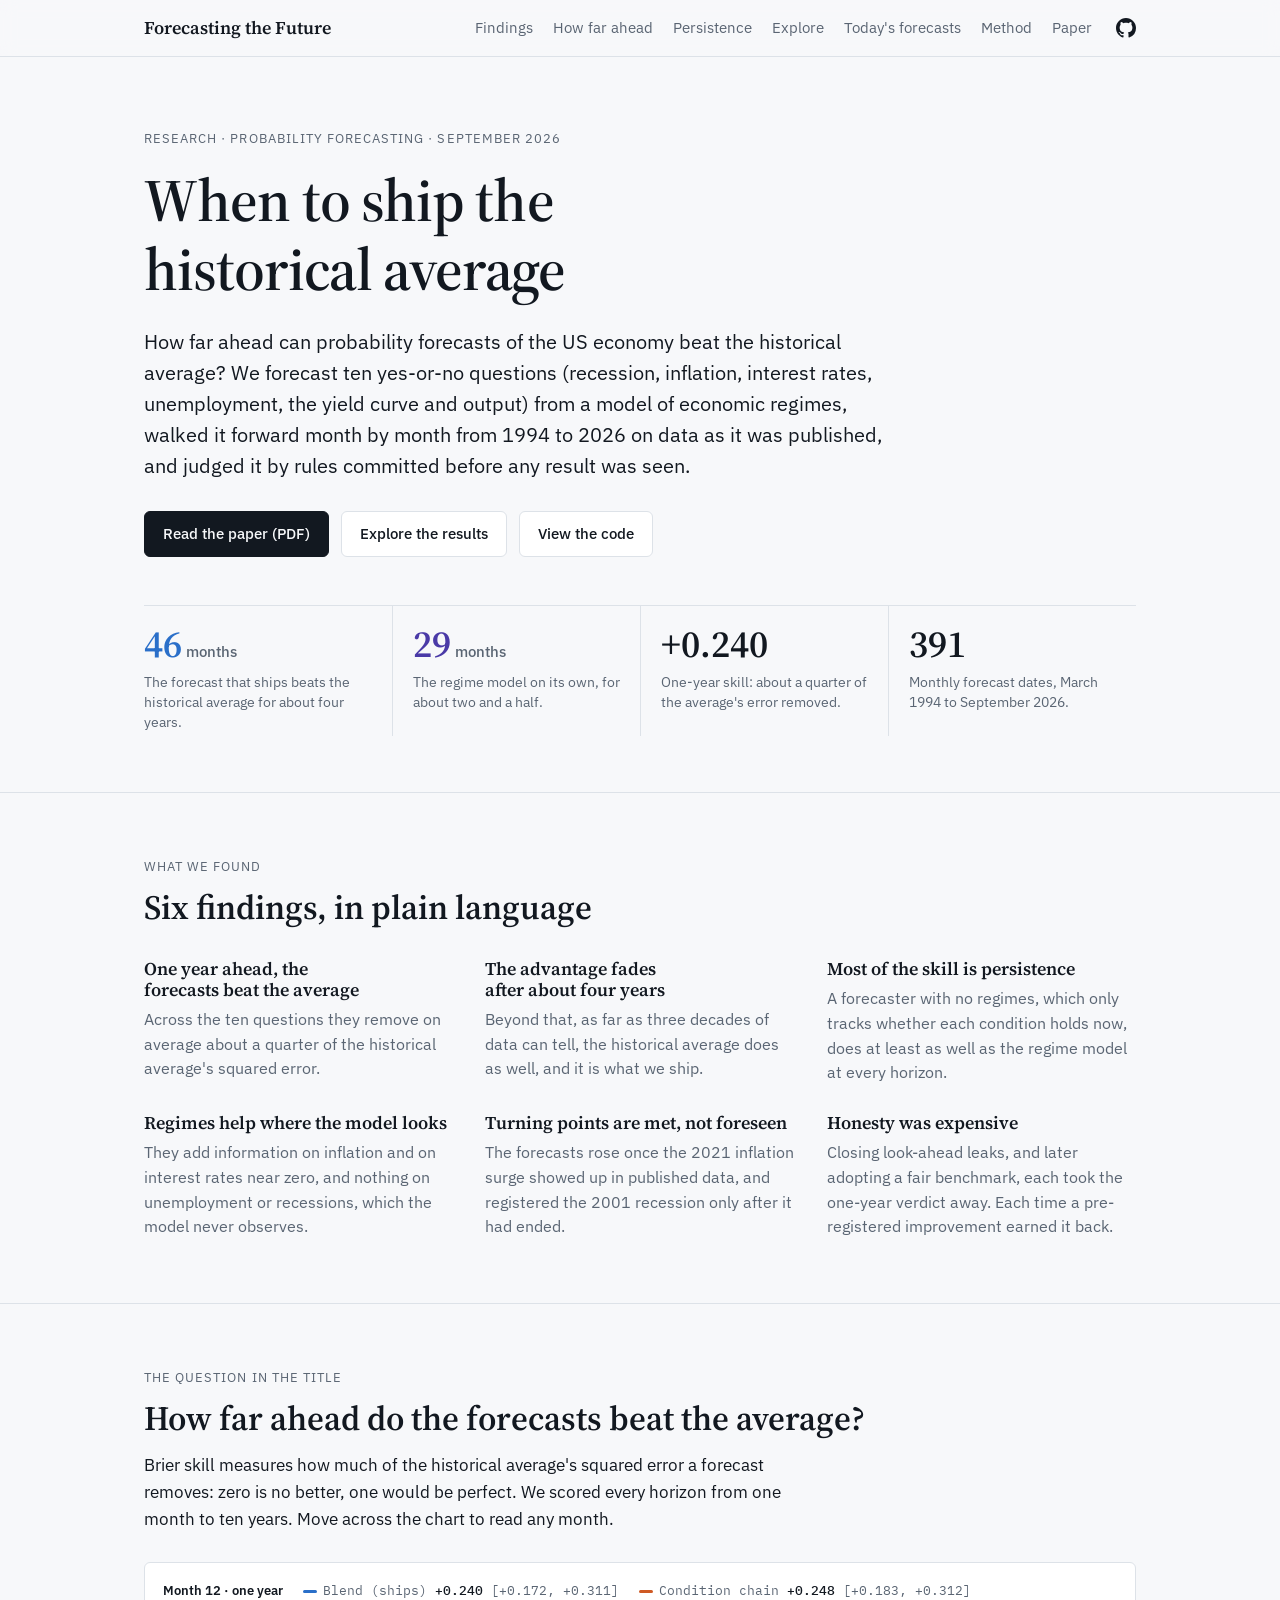
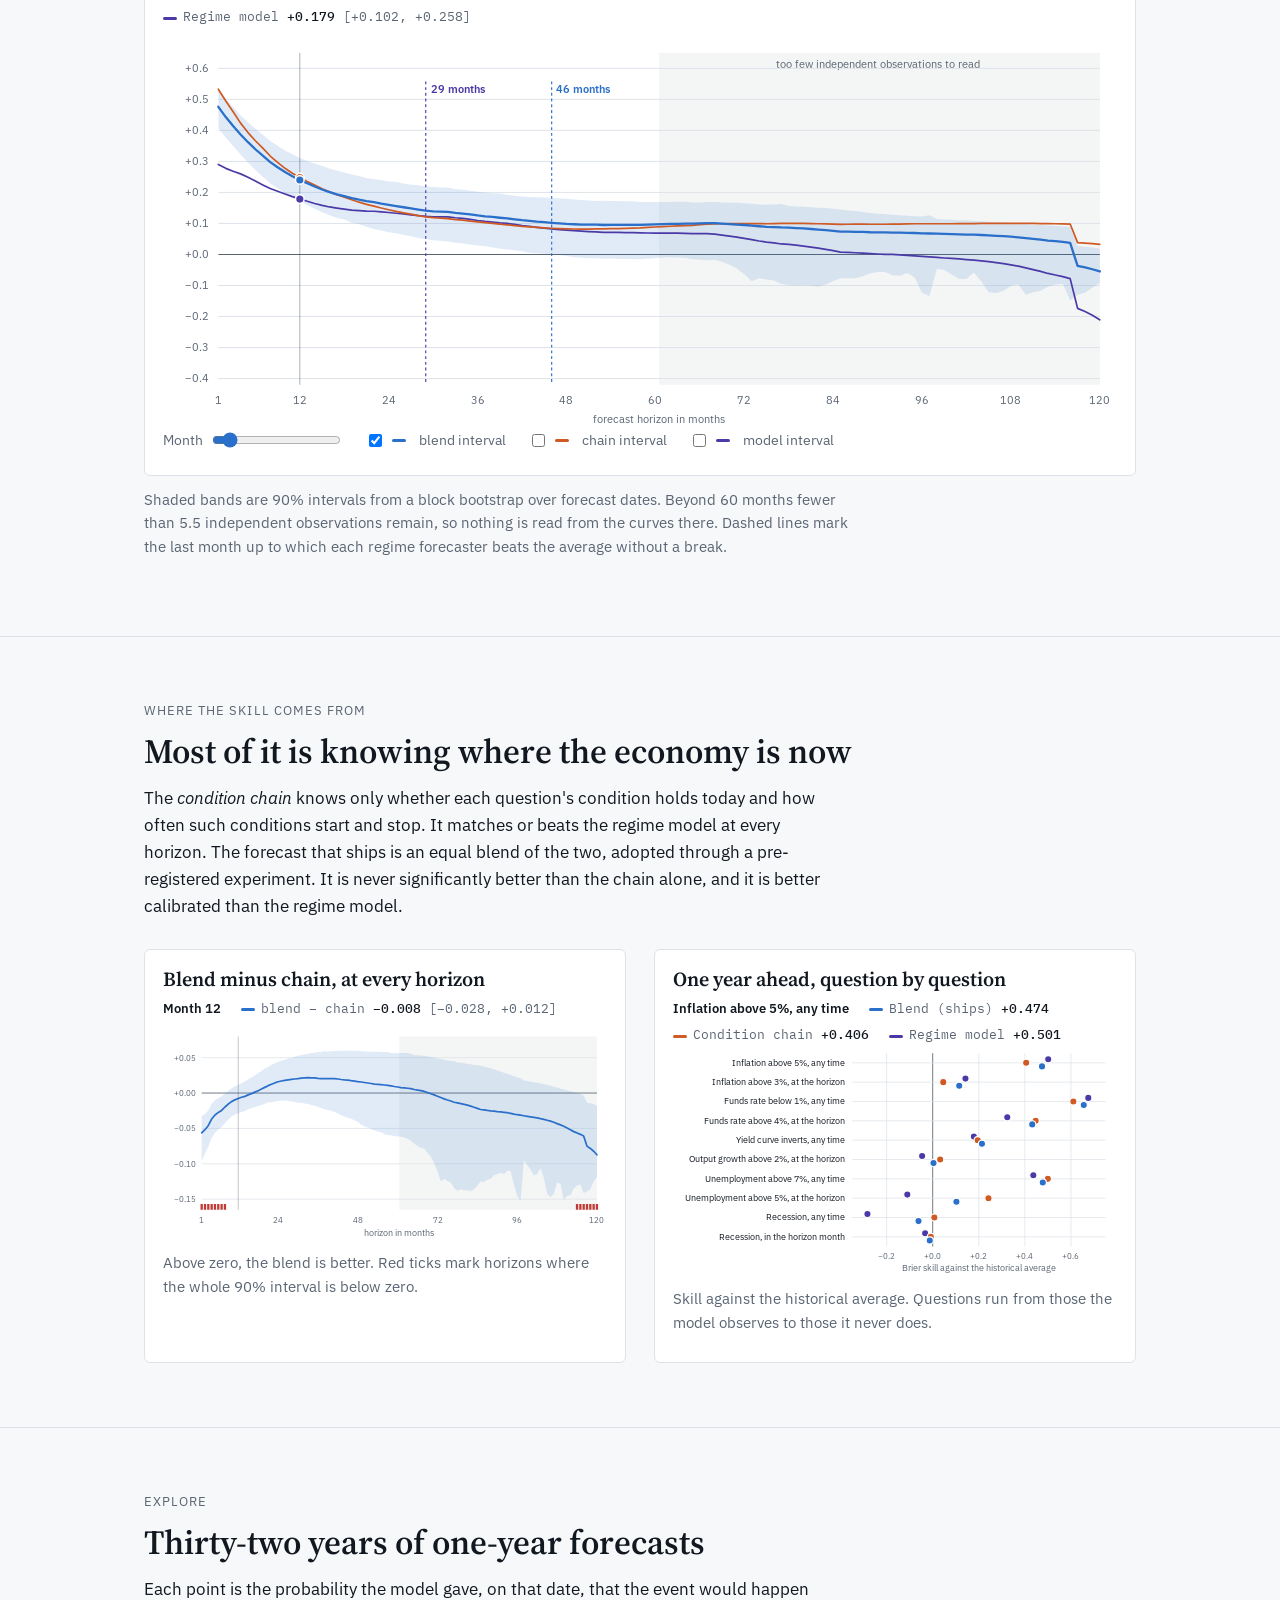
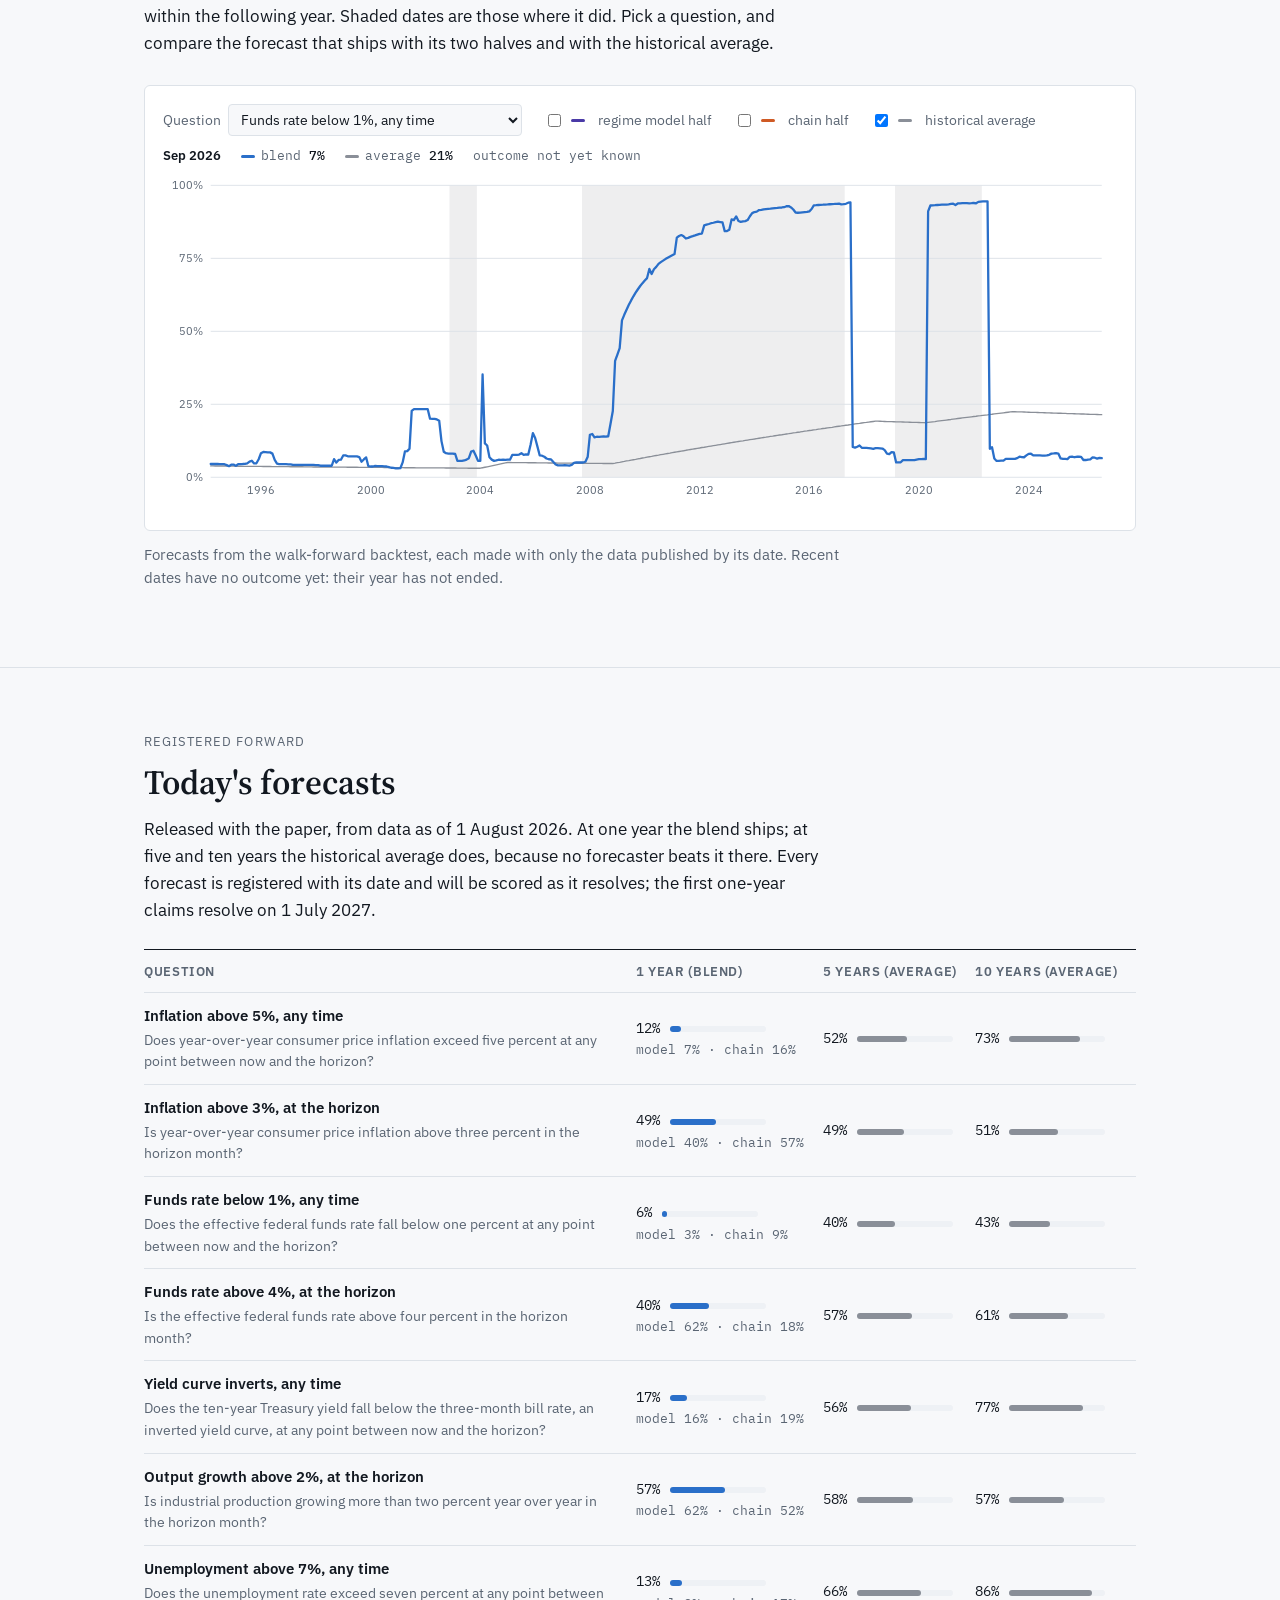
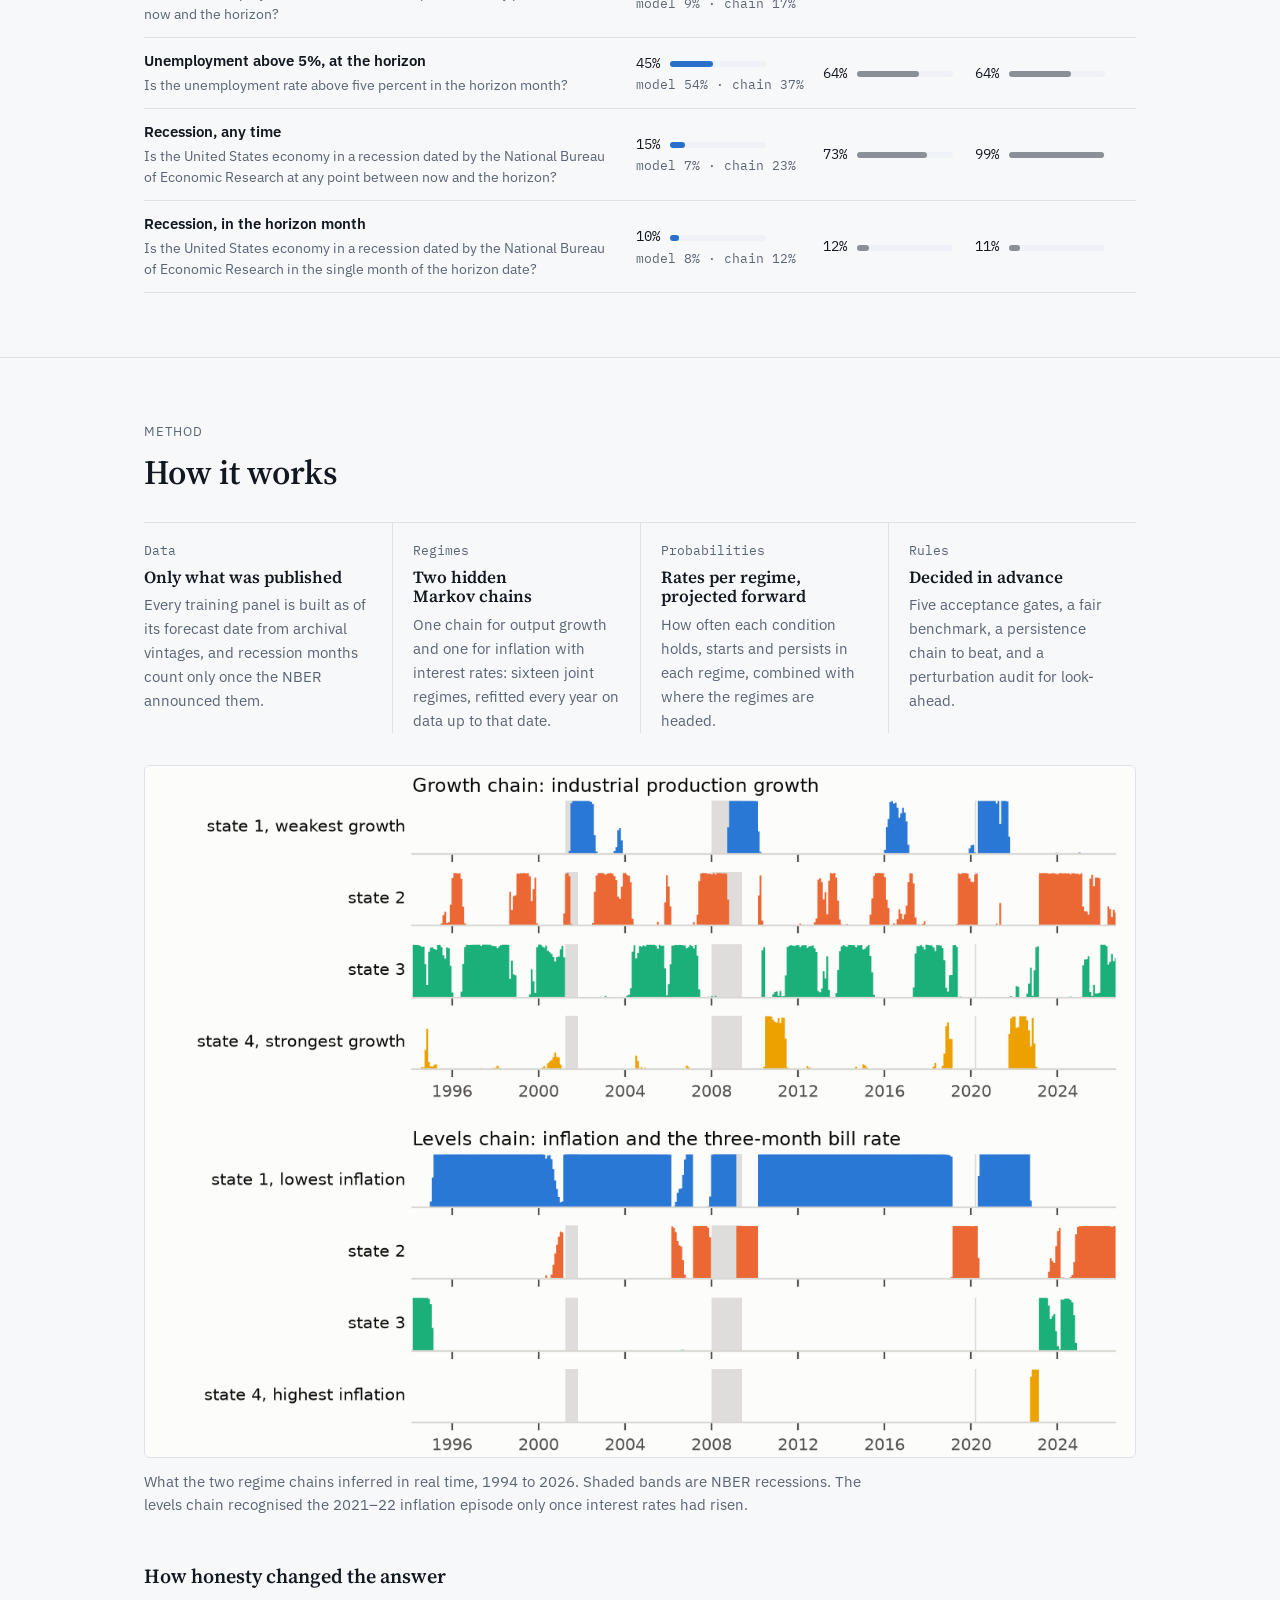
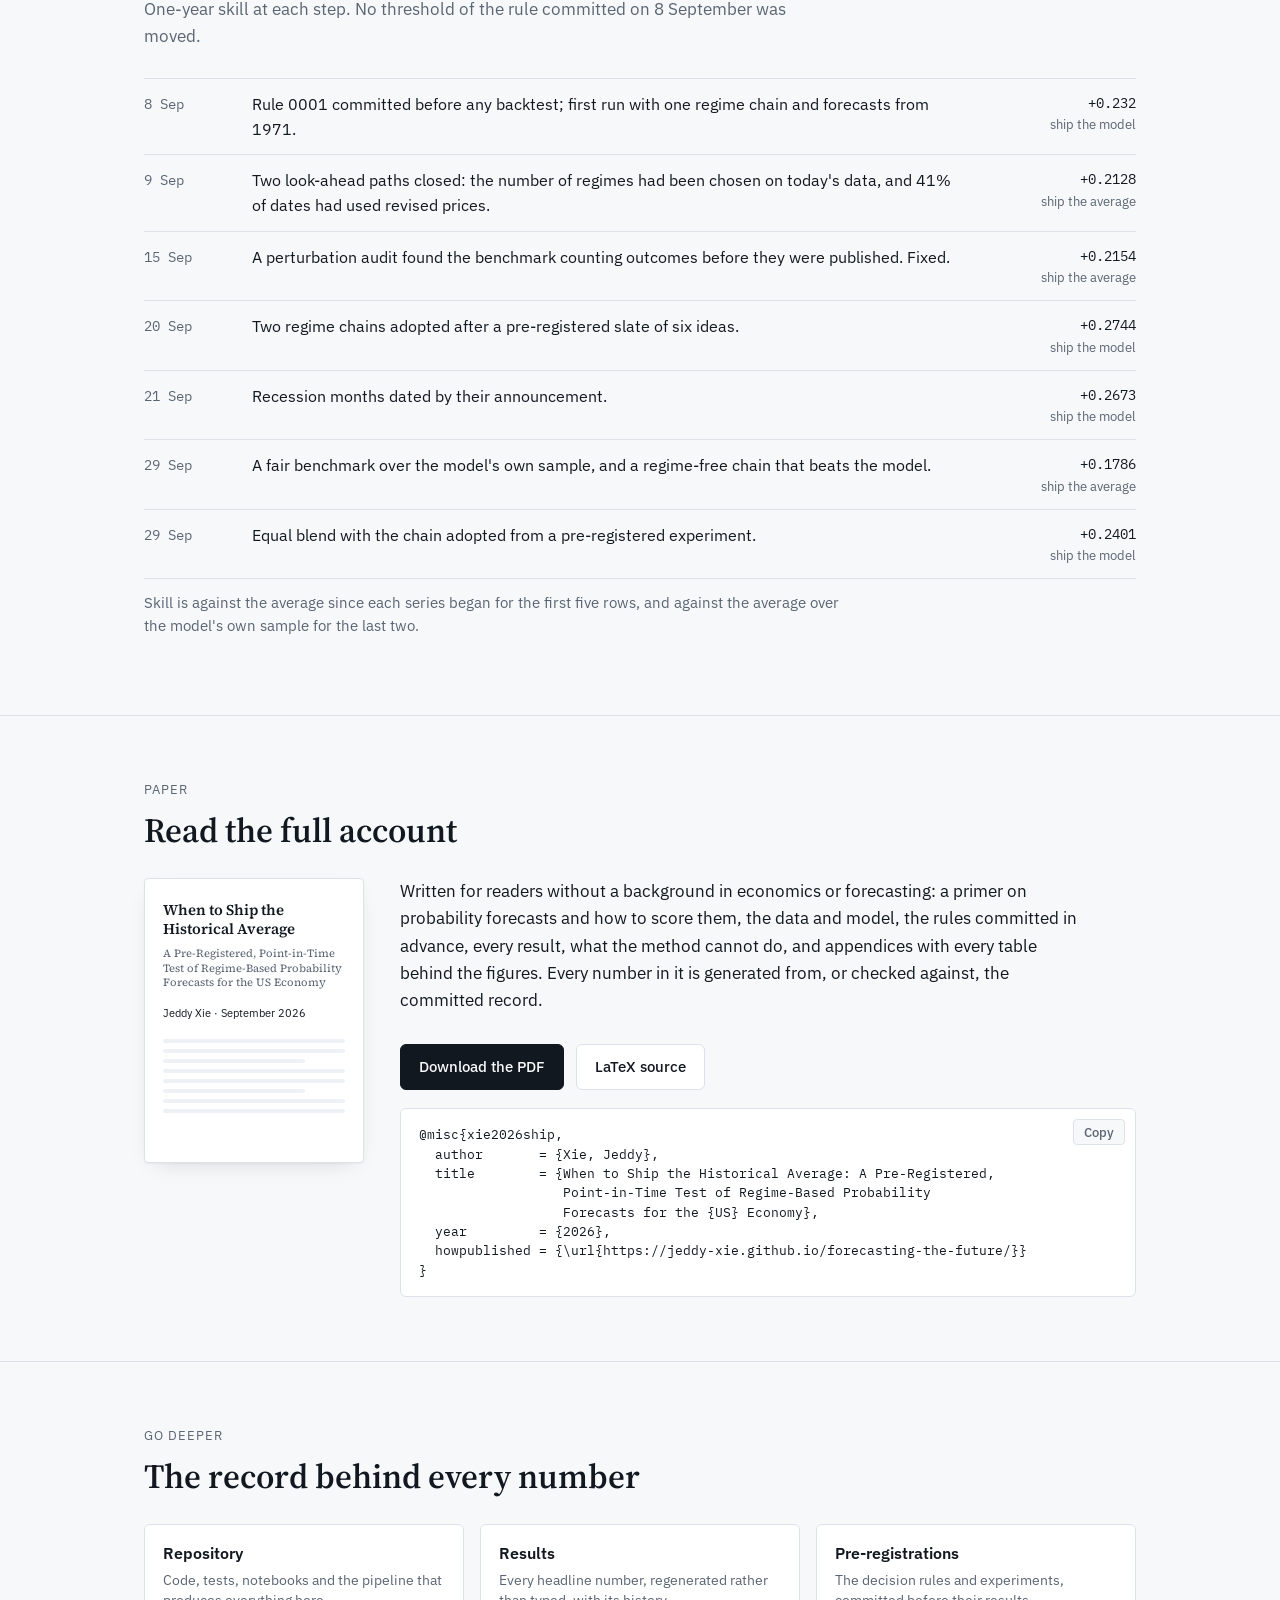
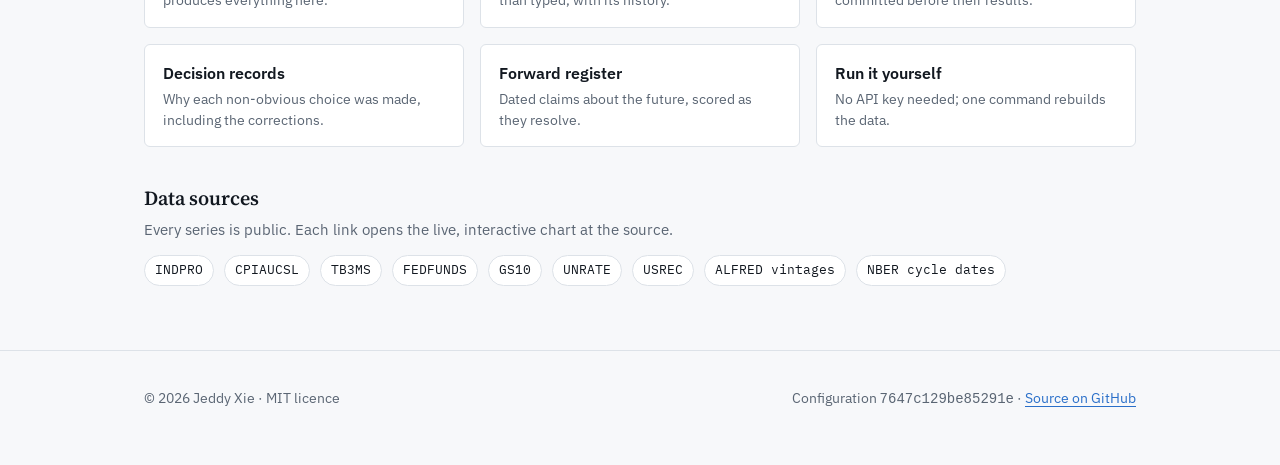
<file: site/index.html>
<!doctype html>
<html lang="en">
<head>
<meta charset="utf-8">
<meta name="viewport" content="width=device-width, initial-scale=1">
<title>Forecasting the Future · When to Ship the Historical Average</title>
<meta name="description" content="How far ahead can probability forecasts of the US economy beat the historical average? A pre-registered, point-in-time test of regime-based forecasts for ten yes-or-no questions, by Jeddy Xie.">
<meta name="author" content="Jeddy Xie">
<meta property="og:type" content="website">
<meta property="og:title" content="When to Ship the Historical Average">
<meta property="og:description" content="A pre-registered, point-in-time test of regime-based probability forecasts for the US economy: the blend beats the historical average for about four years, and most of the skill is persistence.">
<meta property="og:image" content="https://jeddy-xie.github.io/forecasting-the-future/assets/skill_curves.png">
<meta property="og:url" content="https://jeddy-xie.github.io/forecasting-the-future/">
<meta name="twitter:card" content="summary_large_image">
<link rel="icon" href="assets/favicon.svg" type="image/svg+xml">
<link rel="preconnect" href="https://fonts.googleapis.com">
<link rel="preconnect" href="https://fonts.gstatic.com" crossorigin>
<link rel="stylesheet" href="https://fonts.googleapis.com/css2?family=IBM+Plex+Mono:wght@400;500&family=IBM+Plex+Sans:wght@400;500;600&family=Source+Serif+4:opsz,wght@8..60,600&display=swap">
<link rel="stylesheet" href="style.css">
</head>
<body>

<header class="top">
  <div class="wrap">
    <a class="brand" href="#">Forecasting the Future</a>
    <nav aria-label="Sections">
      <a href="#findings">Findings</a>
      <a href="#horizon">How far ahead</a>
      <a href="#persistence">Persistence</a>
      <a href="#explore">Explore</a>
      <a href="#today">Today's forecasts</a>
      <a href="#method">Method</a>
      <a href="#paper">Paper</a>
    </nav>
    <a class="github" href="https://github.com/Jeddy-Xie/forecasting-the-future" aria-label="Source code on GitHub">
      <svg viewBox="0 0 16 16" aria-hidden="true"><path d="M8 0C3.58 0 0 3.58 0 8c0 3.54 2.29 6.53 5.47 7.59.4.07.55-.17.55-.38 0-.19-.01-.82-.01-1.49-2.01.37-2.53-.49-2.69-.94-.09-.23-.48-.94-.82-1.13-.28-.15-.68-.52-.01-.53.63-.01 1.08.58 1.23.82.72 1.21 1.87.87 2.33.66.07-.52.28-.87.51-1.07-1.78-.2-3.64-.89-3.64-3.95 0-.87.31-1.59.82-2.15-.08-.2-.36-1.02.08-2.12 0 0 .67-.21 2.2.82.64-.18 1.32-.27 2-.27.68 0 1.36.09 2 .27 1.53-1.04 2.2-.82 2.2-.82.44 1.1.16 1.92.08 2.12.51.56.82 1.27.82 2.15 0 3.07-1.87 3.75-3.65 3.95.29.25.54.73.54 1.48 0 1.07-.01 1.93-.01 2.2 0 .21.15.46.55.38A8.013 8.013 0 0016 8c0-4.42-3.58-8-8-8z"/></svg>
    </a>
  </div>
</header>

<main>
  <section class="hero">
    <div class="wrap">
      <p class="eyebrow">Research · Probability forecasting · September 2026</p>
      <h1>When to ship the historical average</h1>
      <p class="lede">How far ahead can probability forecasts of the US economy beat the historical average? We
        forecast ten yes-or-no questions (recession, inflation, interest rates, unemployment, the yield curve and
        output) from a model of economic regimes, walked it forward month by month from 1994 to 2026 on data as it
        was published, and judged it by rules committed before any result was seen.</p>
      <div class="actions">
        <a class="button primary" href="paper.pdf">Read the paper (PDF)</a>
        <a class="button" href="#horizon">Explore the results</a>
        <a class="button" href="https://github.com/Jeddy-Xie/forecasting-the-future">View the code</a>
      </div>
      <div class="stats">
        <div class="stat"><div class="value blend" data-bind="blendHorizon">46<small>months</small></div>
          <div class="label">The forecast that ships beats the historical average for about four years.</div></div>
        <div class="stat"><div class="value model" data-bind="modelHorizon">29<small>months</small></div>
          <div class="label">The regime model on its own, for about two and a half.</div></div>
        <div class="stat"><div class="value">+0.240</div>
          <div class="label">One-year skill: about a quarter of the average's error removed.</div></div>
        <div class="stat"><div class="value" data-bind="forecastDates">391</div>
          <div class="label">Monthly forecast dates, March 1994 to September 2026.</div></div>
      </div>
    </div>
  </section>

  <section class="block" id="findings">
    <div class="wrap">
      <p class="kicker">What we found</p>
      <h2>Six findings, in plain language</h2>
      <div class="findings">
        <div class="finding"><h3>One year ahead, the forecasts beat the average</h3>
          <p>Across the ten questions they remove on average about a quarter of the historical average's squared error.</p></div>
        <div class="finding"><h3>The advantage fades after about four years</h3>
          <p>Beyond that, as far as three decades of data can tell, the historical average does as well, and it is what we ship.</p></div>
        <div class="finding"><h3>Most of the skill is persistence</h3>
          <p>A forecaster with no regimes, which only tracks whether each condition holds now, does at least as well as the regime model at every horizon.</p></div>
        <div class="finding"><h3>Regimes help where the model looks</h3>
          <p>They add information on inflation and on interest rates near zero, and nothing on unemployment or recessions, which the model never observes.</p></div>
        <div class="finding"><h3>Turning points are met, not foreseen</h3>
          <p>The forecasts rose once the 2021 inflation surge showed up in published data, and registered the 2001 recession only after it had ended.</p></div>
        <div class="finding"><h3>Honesty was expensive</h3>
          <p>Closing look-ahead leaks, and later adopting a fair benchmark, each took the one-year verdict away. Each time a pre-registered improvement earned it back.</p></div>
      </div>
    </div>
  </section>

  <section class="block" id="horizon">
    <div class="wrap">
      <p class="kicker">The question in the title</p>
      <h2>How far ahead do the forecasts beat the average?</h2>
      <p class="prose">Brier skill measures how much of the historical average's squared error a forecast removes: zero is
        no better, one would be perfect. We scored every horizon from one month to ten years. Move across the chart to
        read any month.</p>
      <div class="figure">
        <div class="readout" id="horizon-readout" aria-live="polite"></div>
        <div class="chart" id="horizon-chart"></div>
        <div class="toolbar">
          <label for="horizon-month">Month <input type="range" id="horizon-month" min="1" max="120" value="12"></label>
          <label><input type="checkbox" id="band-blend" checked> <span class="key blend"></span>blend interval</label>
          <label><input type="checkbox" id="band-chain"> <span class="key chain"></span>chain interval</label>
          <label><input type="checkbox" id="band-model"> <span class="key model"></span>model interval</label>
        </div>
      </div>
      <p class="caption">Shaded bands are 90% intervals from a block bootstrap over forecast dates. Beyond 60 months fewer
        than 5.5 independent observations remain, so nothing is read from the curves there. Dashed lines mark the last
        month up to which each regime forecaster beats the average without a break.</p>
    </div>
  </section>

  <section class="block" id="persistence">
    <div class="wrap">
      <p class="kicker">Where the skill comes from</p>
      <h2>Most of it is knowing where the economy is now</h2>
      <p class="prose">The <em>condition chain</em> knows only whether each question's condition holds today and how often
        such conditions start and stop. It matches or beats the regime model at every horizon. The forecast that ships
        is an equal blend of the two, adopted through a pre-registered experiment. It is never significantly better
        than the chain alone, and it is better calibrated than the regime model.</p>
      <div class="split">
        <div class="figure">
          <h3>Blend minus chain, at every horizon</h3>
          <div class="readout" id="gap-readout" aria-live="polite"></div>
          <div class="chart" id="gap-chart"></div>
          <p class="caption">Above zero, the blend is better. Red ticks mark horizons where the whole 90% interval is below zero.</p>
        </div>
        <div class="figure">
          <h3>One year ahead, question by question</h3>
          <div class="readout" id="question-readout" aria-live="polite"></div>
          <div class="chart" id="question-chart"></div>
          <p class="caption">Skill against the historical average. Questions run from those the model observes to those it never does.</p>
        </div>
      </div>
    </div>
  </section>

  <section class="block" id="explore">
    <div class="wrap">
      <p class="kicker">Explore</p>
      <h2>Thirty-two years of one-year forecasts</h2>
      <p class="prose">Each point is the probability the model gave, on that date, that the event would happen within the
        following year. Shaded dates are those where it did. Pick a question, and compare the forecast that ships
        with its two halves and with the historical average.</p>
      <div class="figure">
        <div class="toolbar">
          <label for="question-select">Question <select id="question-select"></select></label>
          <label><input type="checkbox" id="show-model"> <span class="key model"></span>regime model half</label>
          <label><input type="checkbox" id="show-chain"> <span class="key chain"></span>chain half</label>
          <label><input type="checkbox" id="show-average" checked> <span class="key average"></span>historical average</label>
        </div>
        <div class="readout" id="timeline-readout" aria-live="polite"></div>
        <div class="chart" id="timeline-chart"></div>
      </div>
      <p class="caption">Forecasts from the walk-forward backtest, each made with only the data published by its date.
        Recent dates have no outcome yet: their year has not ended.</p>
    </div>
  </section>

  <section class="block" id="today">
    <div class="wrap">
      <p class="kicker">Registered forward</p>
      <h2>Today's forecasts</h2>
      <p class="prose">Released with the paper, from data as of 1 August 2026. At one year the blend ships; at five and ten
        years the historical average does, because no forecaster beats it there. Every forecast is registered with its
        date and will be scored as it resolves; the first one-year claims resolve on 1 July 2027.</p>
      <div class="table-wrap"><table id="forecast-table"></table></div>
    </div>
  </section>

  <section class="block" id="method">
    <div class="wrap">
      <p class="kicker">Method</p>
      <h2>How it works</h2>
      <div class="steps">
        <div class="step"><div class="n">Data</div><h3>Only what was published</h3>
          <p>Every training panel is built as of its forecast date from archival vintages, and recession months count
            only once the NBER announced them.</p></div>
        <div class="step"><div class="n">Regimes</div><h3>Two hidden Markov chains</h3>
          <p>One chain for output growth and one for inflation with interest rates: sixteen joint regimes, refitted
            every year on data up to that date.</p></div>
        <div class="step"><div class="n">Probabilities</div><h3>Rates per regime, projected forward</h3>
          <p>How often each condition holds, starts and persists in each regime, combined with where the regimes are
            headed.</p></div>
        <div class="step"><div class="n">Rules</div><h3>Decided in advance</h3>
          <p>Five acceptance gates, a fair benchmark, a persistence chain to beat, and a perturbation audit for
            look-ahead.</p></div>
      </div>
      <figure class="image-figure">
        <img src="assets/regime_chains.png" alt="Filtered probability of each state of the growth chain and the levels chain from 1994 to 2026, with recessions shaded." loading="lazy">
        <figcaption class="caption">What the two regime chains inferred in real time, 1994 to 2026. Shaded bands are NBER
          recessions. The levels chain recognised the 2021&ndash;22 inflation episode only once interest rates had risen.</figcaption>
      </figure>

      <h3 style="margin-top:48px">How honesty changed the answer</h3>
      <p class="prose muted">One-year skill at each step. No threshold of the rule committed on 8 September was moved.</p>
      <ol class="ledger">
        <li><span class="date">8 Sep</span><span>Rule 0001 committed before any backtest; first run with one regime chain and forecasts from 1971.</span><span class="skill">+0.232<span>ship the model</span></span></li>
        <li><span class="date">9 Sep</span><span>Two look-ahead paths closed: the number of regimes had been chosen on today's data, and 41% of dates had used revised prices.</span><span class="skill">+0.2128<span>ship the average</span></span></li>
        <li><span class="date">15 Sep</span><span>A perturbation audit found the benchmark counting outcomes before they were published. Fixed.</span><span class="skill">+0.2154<span>ship the average</span></span></li>
        <li><span class="date">20 Sep</span><span>Two regime chains adopted after a pre-registered slate of six ideas.</span><span class="skill">+0.2744<span>ship the model</span></span></li>
        <li><span class="date">21 Sep</span><span>Recession months dated by their announcement.</span><span class="skill">+0.2673<span>ship the model</span></span></li>
        <li><span class="date">29 Sep</span><span>A fair benchmark over the model's own sample, and a regime-free chain that beats the model.</span><span class="skill">+0.1786<span>ship the average</span></span></li>
        <li><span class="date">29 Sep</span><span>Equal blend with the chain adopted from a pre-registered experiment.</span><span class="skill">+0.2401<span>ship the model</span></span></li>
      </ol>
      <p class="caption">Skill is against the average since each series began for the first five rows, and against the
        average over the model's own sample for the last two.</p>
    </div>
  </section>

  <section class="block" id="paper">
    <div class="wrap">
      <p class="kicker">Paper</p>
      <h2>Read the full account</h2>
      <div class="paper">
        <a class="cover" href="paper.pdf" aria-label="Open the paper as a PDF">
          <div class="t">When to Ship the Historical Average</div>
          <div class="s">A Pre-Registered, Point-in-Time Test of Regime-Based Probability Forecasts for the US Economy</div>
          <div class="a">Jeddy Xie · September 2026</div>
          <div class="lines"><i></i><i></i><i></i><i></i><i></i><i></i><i></i><i></i></div>
        </a>
        <div>
          <p class="prose">Written for readers without a background in economics or forecasting: a primer on probability
            forecasts and how to score them, the data and model, the rules committed in advance, every result, what the
            method cannot do, and appendices with every table behind the figures. Every number in it is generated from,
            or checked against, the committed record.</p>
          <div class="actions">
            <a class="button primary" href="paper.pdf">Download the PDF</a>
            <a class="button" href="https://github.com/Jeddy-Xie/forecasting-the-future/blob/main/paper/main.tex">LaTeX source</a>
          </div>
          <pre class="cite" id="bibtex"><button class="copy" type="button" id="copy-bibtex">Copy</button>@misc{xie2026ship,
  author       = {Xie, Jeddy},
  title        = {When to Ship the Historical Average: A Pre-Registered,
                  Point-in-Time Test of Regime-Based Probability
                  Forecasts for the {US} Economy},
  year         = {2026},
  howpublished = {\url{https://jeddy-xie.github.io/forecasting-the-future/}}
}</pre>
        </div>
      </div>
    </div>
  </section>

  <section class="block" id="resources">
    <div class="wrap">
      <p class="kicker">Go deeper</p>
      <h2>The record behind every number</h2>
      <div class="links">
        <a class="link-card" href="https://github.com/Jeddy-Xie/forecasting-the-future"><strong>Repository</strong><span>Code, tests, notebooks and the pipeline that produces everything here.</span></a>
        <a class="link-card" href="https://github.com/Jeddy-Xie/forecasting-the-future/blob/main/docs/RESULTS.md"><strong>Results</strong><span>Every headline number, regenerated rather than typed, with its history.</span></a>
        <a class="link-card" href="https://github.com/Jeddy-Xie/forecasting-the-future/tree/main/proving/experiments"><strong>Pre-registrations</strong><span>The decision rules and experiments, committed before their results.</span></a>
        <a class="link-card" href="https://github.com/Jeddy-Xie/forecasting-the-future/tree/main/docs/adr"><strong>Decision records</strong><span>Why each non-obvious choice was made, including the corrections.</span></a>
        <a class="link-card" href="https://github.com/Jeddy-Xie/forecasting-the-future/tree/main/forecasts"><strong>Forward register</strong><span>Dated claims about the future, scored as they resolve.</span></a>
        <a class="link-card" href="https://github.com/Jeddy-Xie/forecasting-the-future/blob/main/docs/RUNNING.md"><strong>Run it yourself</strong><span>No API key needed; one command rebuilds the data.</span></a>
      </div>
      <h3 style="margin-top:40px">Data sources</h3>
      <p class="muted small">Every series is public. Each link opens the live, interactive chart at the source.</p>
      <div class="sources">
        <a href="https://fred.stlouisfed.org/series/INDPRO">INDPRO</a>
        <a href="https://fred.stlouisfed.org/series/CPIAUCSL">CPIAUCSL</a>
        <a href="https://fred.stlouisfed.org/series/TB3MS">TB3MS</a>
        <a href="https://fred.stlouisfed.org/series/FEDFUNDS">FEDFUNDS</a>
        <a href="https://fred.stlouisfed.org/series/GS10">GS10</a>
        <a href="https://fred.stlouisfed.org/series/UNRATE">UNRATE</a>
        <a href="https://fred.stlouisfed.org/series/USREC">USREC</a>
        <a href="https://alfred.stlouisfed.org/">ALFRED vintages</a>
        <a href="https://www.nber.org/research/data/us-business-cycle-expansions-and-contractions">NBER cycle dates</a>
      </div>
    </div>
  </section>
</main>

<footer>
  <div class="wrap">
    <span>&copy; 2026 Jeddy Xie · MIT licence</span>
    <span>Configuration <code id="configuration">7647c129be85291e</code> · <a href="https://github.com/Jeddy-Xie/forecasting-the-future">Source on GitHub</a></span>
  </div>
</footer>

<script src="app.js" defer></script>
</body>
</html>
</file>
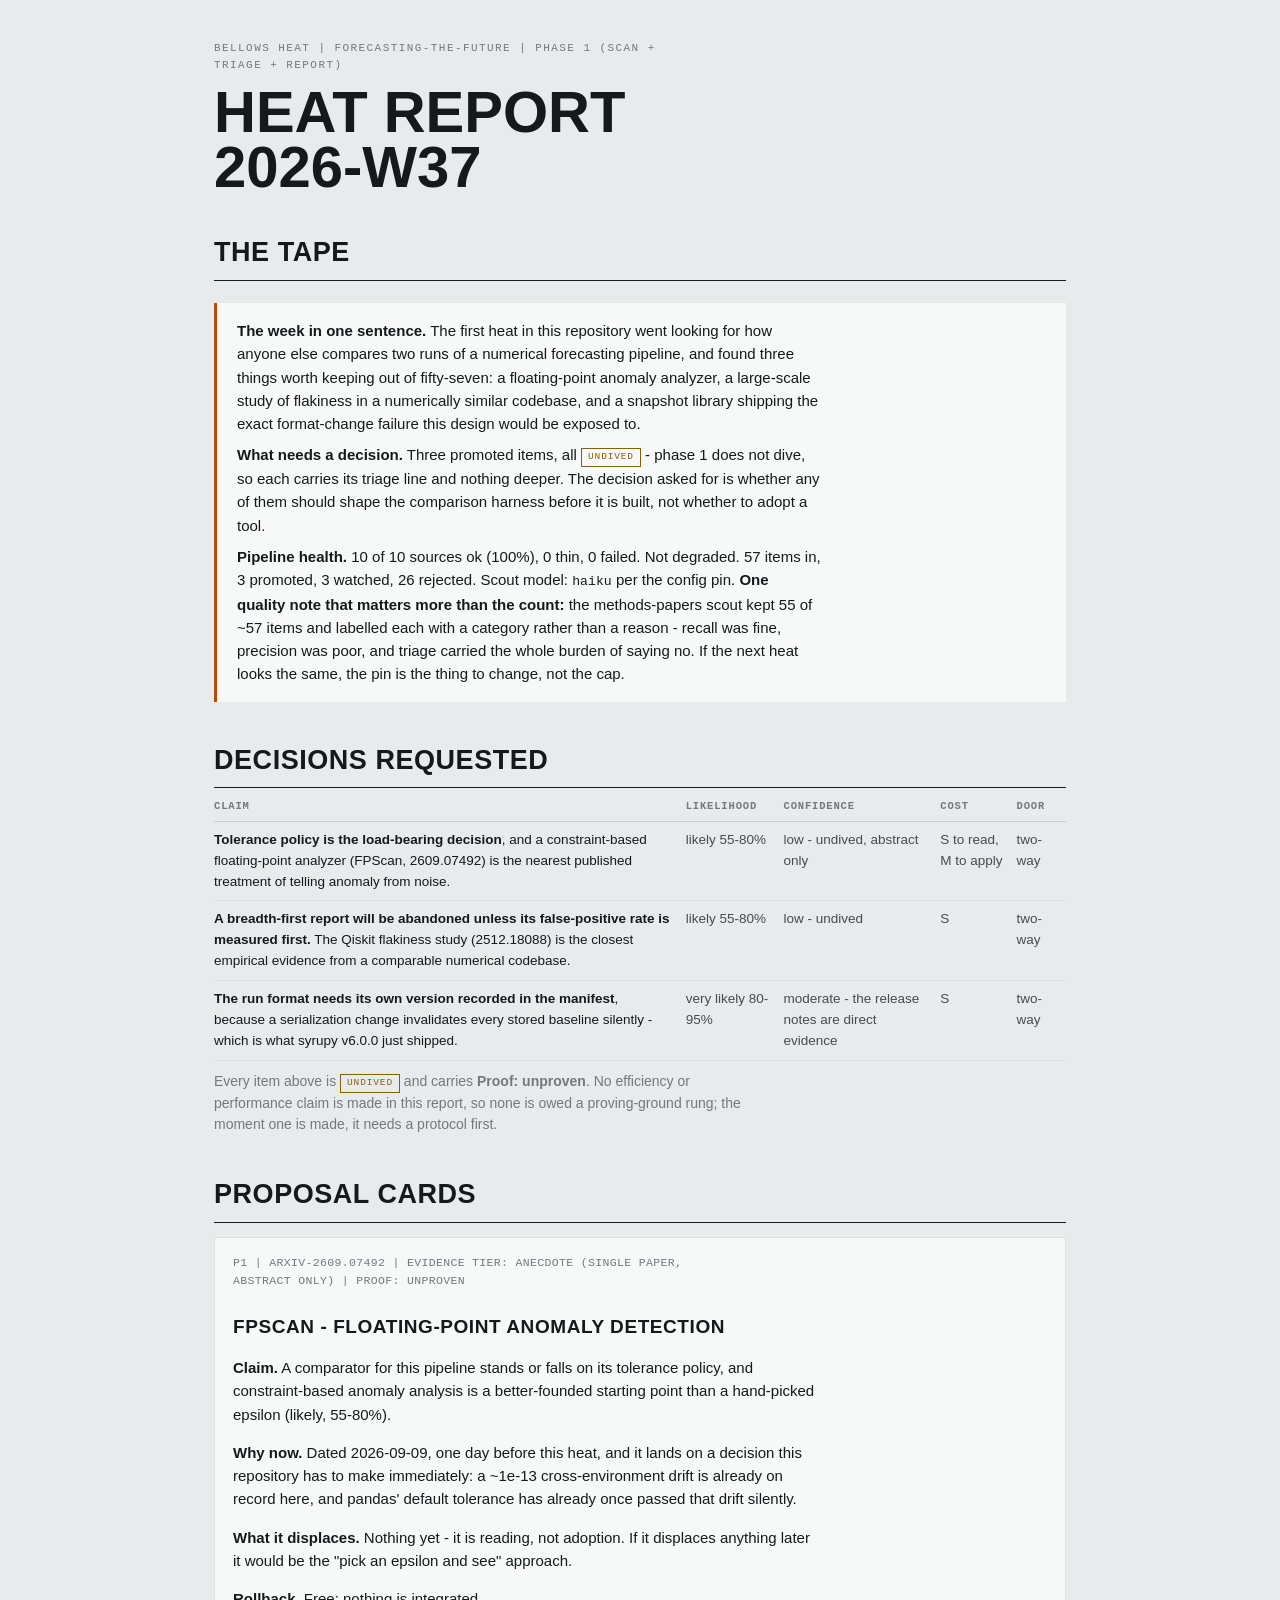
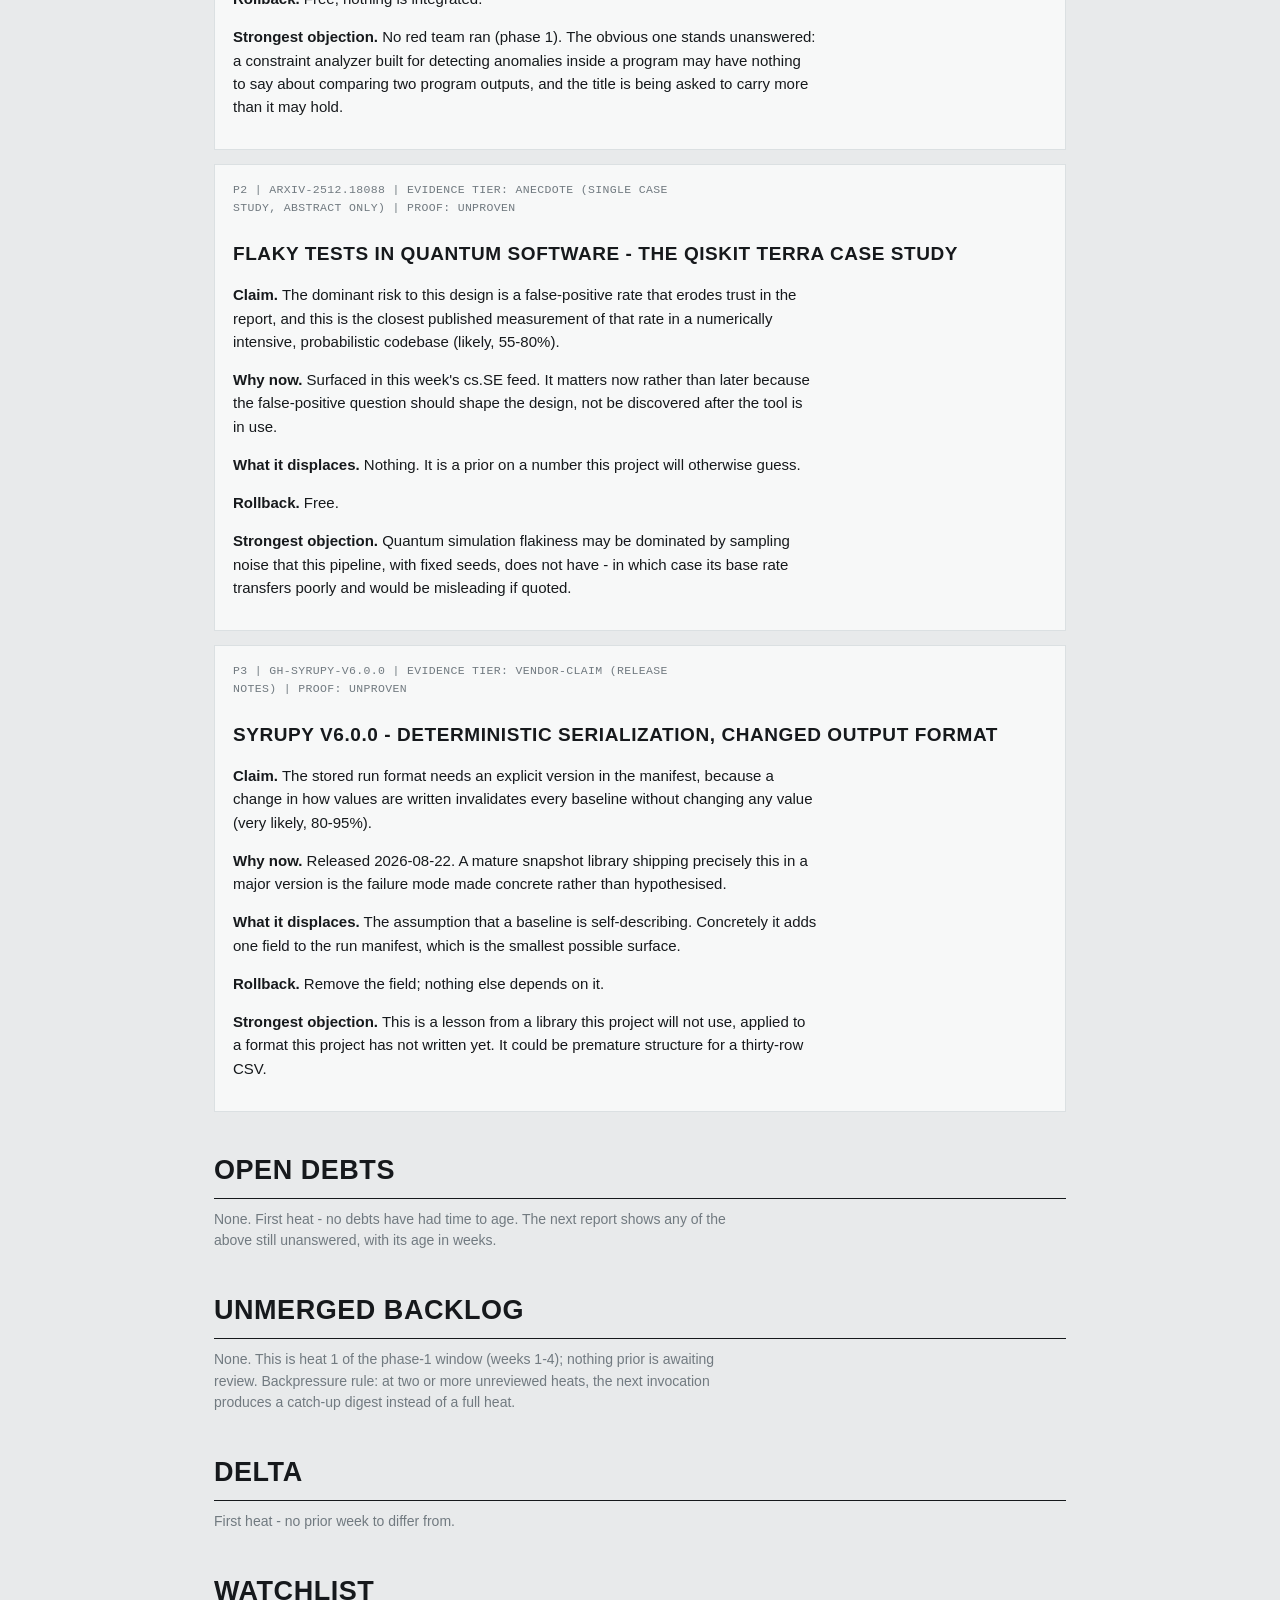
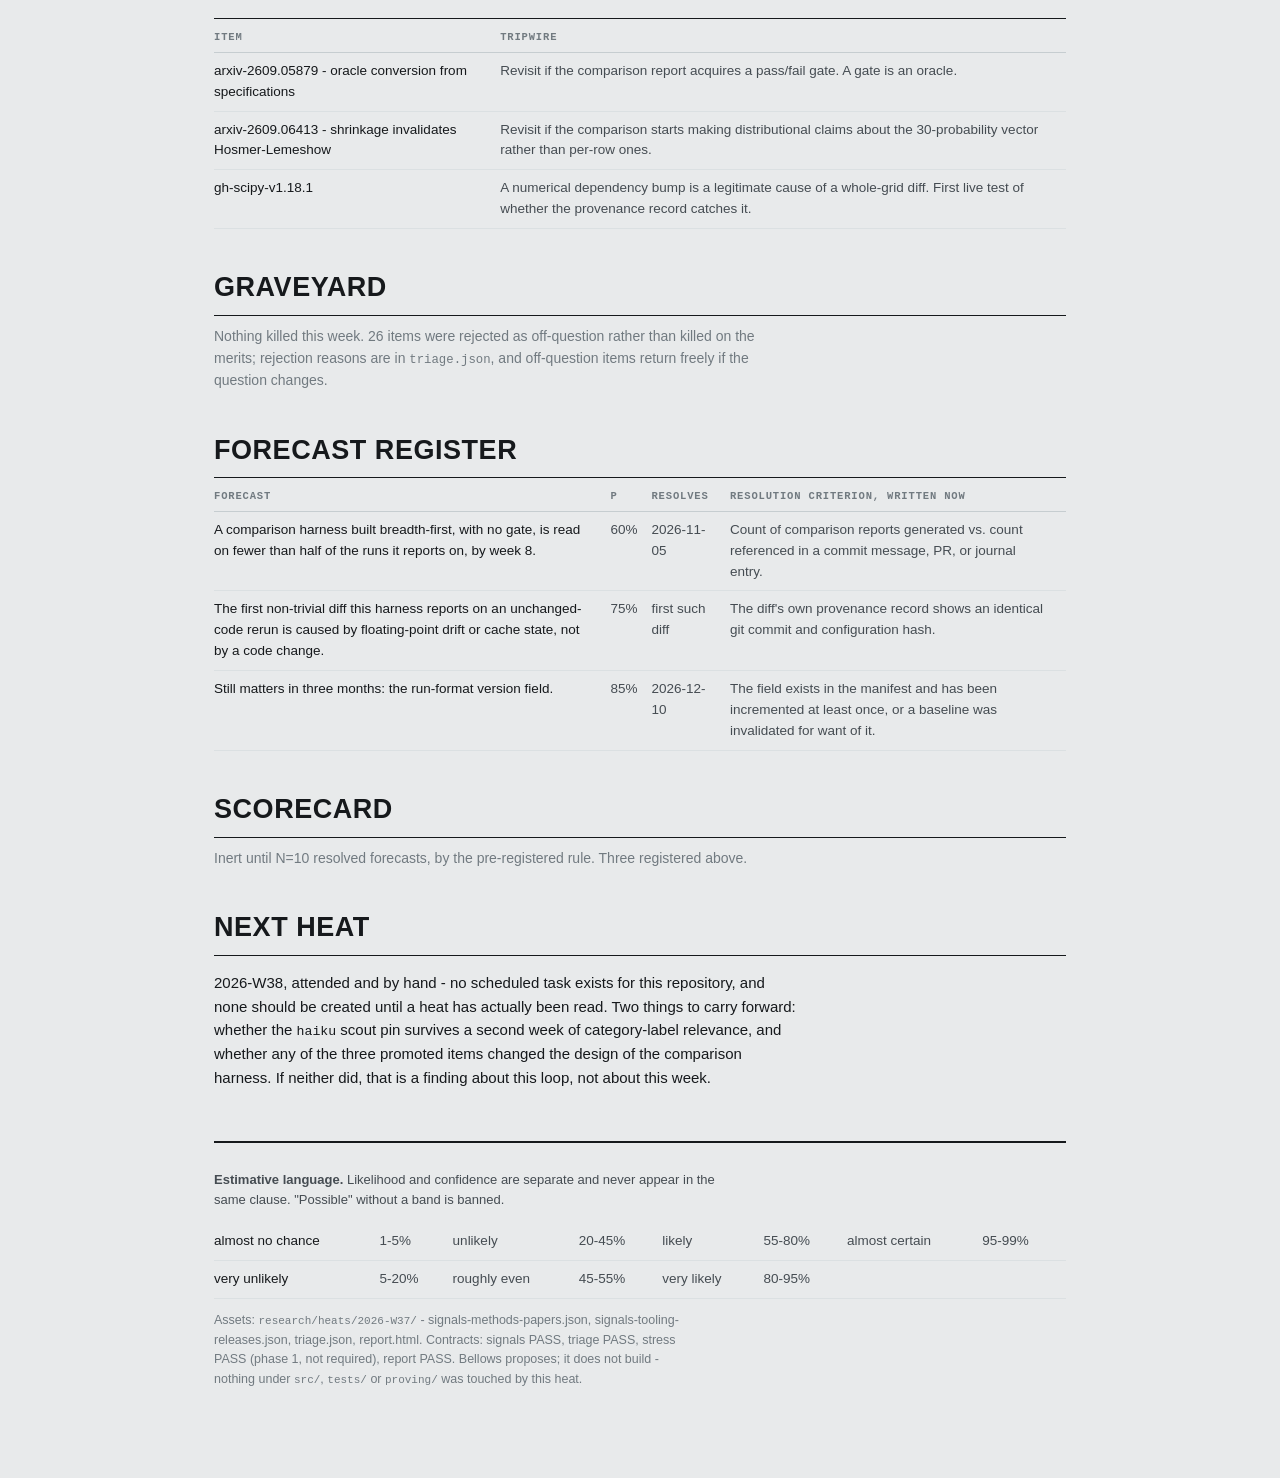
<file: research/heats/2026-W37/report.html>
<!doctype html>
<html lang="en">
<head>
<meta charset="utf-8">
<meta name="viewport" content="width=device-width, initial-scale=1">
<title>Heat Report 2026-W37 - forecasting-the-future</title>
<style>
  :root {
    --ground:#E8EAEB; --surface:#F7F8F8; --ink:#16191C; --ink-2:#454C52; --ink-3:#717A80;
    --rule:#C6CDD0; --rule-soft:#DBE0E2; --heat:#B54C08;
    --ok:#2C6349; --warn:#8A5E06; --stop:#9C2F21;
    --display:"Barlow Condensed","Arial Narrow",sans-serif;
    --body:"IBM Plex Sans",-apple-system,BlinkMacSystemFont,"Segoe UI",sans-serif;
    --mono:"IBM Plex Mono",ui-monospace,Menlo,monospace;
  }
  @media (prefers-color-scheme: dark){ :root{
    --ground:#131719; --surface:#1A1F21; --ink:#E8EDEE; --ink-2:#ADB6BB; --ink-3:#7C868C;
    --rule:#2F3739; --rule-soft:#242B2E; --heat:#EE8940;
    --ok:#5DAF87; --warn:#D6A32C; --stop:#DE6F5D;
  }}
  *{box-sizing:border-box}
  body{background:var(--ground);color:var(--ink);font-family:var(--body);font-size:15px;line-height:1.55;margin:0}
  .wrap{max-width:900px;margin:0 auto;padding:40px 24px 80px}
  .kicker{font-family:var(--mono);font-size:11px;letter-spacing:.13em;text-transform:uppercase;color:var(--ink-3);margin:0 0 10px}
  h1{font-family:var(--display);font-size:clamp(34px,6vw,58px);font-weight:700;text-transform:uppercase;line-height:.95;margin:0 0 6px}
  h2{font-family:var(--display);font-size:27px;font-weight:600;text-transform:uppercase;letter-spacing:.02em;margin:38px 0 10px;padding-bottom:6px;border-bottom:1px solid var(--ink)}
  h3{font-family:var(--display);font-size:19px;font-weight:600;text-transform:uppercase;letter-spacing:.03em;margin:22px 0 4px}
  p{max-width:70ch}
  .tape{background:var(--surface);border-left:3px solid var(--heat);padding:16px 20px;margin:22px 0}
  .tape p{margin:0 0 8px}.tape p:last-child{margin:0}
  .card{border:1px solid var(--rule-soft);background:var(--surface);padding:16px 18px;margin:14px 0}
  .meta{font-family:var(--mono);font-size:11.5px;color:var(--ink-3);letter-spacing:.03em;text-transform:uppercase;margin:0 0 8px}
  table{border-collapse:collapse;width:100%;font-size:13.5px;margin:10px 0}
  th{font-family:var(--mono);font-size:10.5px;letter-spacing:.08em;text-transform:uppercase;color:var(--ink-3);text-align:left;padding:0 14px 6px 0;border-bottom:1px solid var(--rule)}
  td{padding:8px 14px 8px 0;border-bottom:1px solid var(--rule-soft);color:var(--ink-2);vertical-align:top}
  td:first-child{color:var(--ink)}
  code{font-family:var(--mono);font-size:.88em}
  .pill{display:inline-block;font-family:var(--mono);font-size:9.5px;letter-spacing:.09em;text-transform:uppercase;border:1px solid currentColor;padding:1px 6px;vertical-align:.1em}
  .pill.undived{color:var(--warn)} .pill.ok{color:var(--ok)} .pill.none{color:var(--ink-3)}
  .stub{color:var(--ink-3);font-size:14px;margin:4px 0}
  footer{margin-top:52px;padding-top:14px;border-top:2px solid var(--ink);font-size:13px;color:var(--ink-2)}
  ul{max-width:70ch}
</style>
</head>
<body>
<div class="wrap">

  <p class="kicker">Bellows heat | forecasting-the-future | phase 1 (scan + triage + report)</p>
  <h1>Heat Report<br>2026-W37</h1>

  <h2>The tape</h2>
  <div class="tape">
    <p><b>The week in one sentence.</b> The first heat in this repository went looking for how anyone else compares two runs of a numerical forecasting pipeline, and found three things worth keeping out of fifty-seven: a floating-point anomaly analyzer, a large-scale study of flakiness in a numerically similar codebase, and a snapshot library shipping the exact format-change failure this design would be exposed to.</p>
    <p><b>What needs a decision.</b> Three promoted items, all <span class="pill undived">undived</span> - phase 1 does not dive, so each carries its triage line and nothing deeper. The decision asked for is whether any of them should shape the comparison harness before it is built, not whether to adopt a tool.</p>
    <p><b>Pipeline health.</b> 10 of 10 sources ok (100%), 0 thin, 0 failed. Not degraded. 57 items in, 3 promoted, 3 watched, 26 rejected. Scout model: <code>haiku</code> per the config pin. <b>One quality note that matters more than the count:</b> the methods-papers scout kept 55 of ~57 items and labelled each with a category rather than a reason - recall was fine, precision was poor, and triage carried the whole burden of saying no. If the next heat looks the same, the pin is the thing to change, not the cap.</p>
  </div>

  <h2>Decisions requested</h2>
  <table>
    <thead><tr><th>Claim</th><th>Likelihood</th><th>Confidence</th><th>Cost</th><th>Door</th></tr></thead>
    <tbody>
      <tr>
        <td><b>Tolerance policy is the load-bearing decision</b>, and a constraint-based floating-point analyzer (FPScan, 2609.07492) is the nearest published treatment of telling anomaly from noise.</td>
        <td>likely 55-80%</td><td>low - undived, abstract only</td><td>S to read, M to apply</td><td>two-way</td>
      </tr>
      <tr>
        <td><b>A breadth-first report will be abandoned unless its false-positive rate is measured first.</b> The Qiskit flakiness study (2512.18088) is the closest empirical evidence from a comparable numerical codebase.</td>
        <td>likely 55-80%</td><td>low - undived</td><td>S</td><td>two-way</td>
      </tr>
      <tr>
        <td><b>The run format needs its own version recorded in the manifest</b>, because a serialization change invalidates every stored baseline silently - which is what syrupy v6.0.0 just shipped.</td>
        <td>very likely 80-95%</td><td>moderate - the release notes are direct evidence</td><td>S</td><td>two-way</td>
      </tr>
    </tbody>
  </table>
  <p class="stub">Every item above is <span class="pill undived">undived</span> and carries <b>Proof: unproven</b>. No efficiency or performance claim is made in this report, so none is owed a proving-ground rung; the moment one is made, it needs a protocol first.</p>

  <h2>Proposal cards</h2>

  <div class="card">
    <p class="meta">P1 | arxiv-2609.07492 | evidence tier: anecdote (single paper, abstract only) | proof: unproven</p>
    <h3>FPScan - floating-point anomaly detection</h3>
    <p><b>Claim.</b> A comparator for this pipeline stands or falls on its tolerance policy, and constraint-based anomaly analysis is a better-founded starting point than a hand-picked epsilon (likely, 55-80%).</p>
    <p><b>Why now.</b> Dated 2026-09-09, one day before this heat, and it lands on a decision this repository has to make immediately: a ~1e-13 cross-environment drift is already on record here, and pandas' default tolerance has already once passed that drift silently.</p>
    <p><b>What it displaces.</b> Nothing yet - it is reading, not adoption. If it displaces anything later it would be the "pick an epsilon and see" approach.</p>
    <p><b>Rollback.</b> Free; nothing is integrated.</p>
    <p><b>Strongest objection.</b> No red team ran (phase 1). The obvious one stands unanswered: a constraint analyzer built for detecting anomalies inside a program may have nothing to say about comparing two program outputs, and the title is being asked to carry more than it may hold.</p>
  </div>

  <div class="card">
    <p class="meta">P2 | arxiv-2512.18088 | evidence tier: anecdote (single case study, abstract only) | proof: unproven</p>
    <h3>Flaky tests in quantum software - the Qiskit Terra case study</h3>
    <p><b>Claim.</b> The dominant risk to this design is a false-positive rate that erodes trust in the report, and this is the closest published measurement of that rate in a numerically intensive, probabilistic codebase (likely, 55-80%).</p>
    <p><b>Why now.</b> Surfaced in this week's cs.SE feed. It matters now rather than later because the false-positive question should shape the design, not be discovered after the tool is in use.</p>
    <p><b>What it displaces.</b> Nothing. It is a prior on a number this project will otherwise guess.</p>
    <p><b>Rollback.</b> Free.</p>
    <p><b>Strongest objection.</b> Quantum simulation flakiness may be dominated by sampling noise that this pipeline, with fixed seeds, does not have - in which case its base rate transfers poorly and would be misleading if quoted.</p>
  </div>

  <div class="card">
    <p class="meta">P3 | gh-syrupy-v6.0.0 | evidence tier: vendor-claim (release notes) | proof: unproven</p>
    <h3>syrupy v6.0.0 - deterministic serialization, changed output format</h3>
    <p><b>Claim.</b> The stored run format needs an explicit version in the manifest, because a change in how values are written invalidates every baseline without changing any value (very likely, 80-95%).</p>
    <p><b>Why now.</b> Released 2026-08-22. A mature snapshot library shipping precisely this in a major version is the failure mode made concrete rather than hypothesised.</p>
    <p><b>What it displaces.</b> The assumption that a baseline is self-describing. Concretely it adds one field to the run manifest, which is the smallest possible surface.</p>
    <p><b>Rollback.</b> Remove the field; nothing else depends on it.</p>
    <p><b>Strongest objection.</b> This is a lesson from a library this project will not use, applied to a format this project has not written yet. It could be premature structure for a thirty-row CSV.</p>
  </div>

  <h2>OPEN debts</h2>
  <p class="stub">None. First heat - no debts have had time to age. The next report shows any of the above still unanswered, with its age in weeks.</p>

  <h2>Unmerged backlog</h2>
  <p class="stub">None. This is heat 1 of the phase-1 window (weeks 1-4); nothing prior is awaiting review. Backpressure rule: at two or more unreviewed heats, the next invocation produces a catch-up digest instead of a full heat.</p>

  <h2>Delta</h2>
  <p class="stub">First heat - no prior week to differ from.</p>

  <h2>Watchlist</h2>
  <table>
    <thead><tr><th>Item</th><th>Tripwire</th></tr></thead>
    <tbody>
      <tr><td>arxiv-2609.05879 - oracle conversion from specifications</td><td>Revisit if the comparison report acquires a pass/fail gate. A gate is an oracle.</td></tr>
      <tr><td>arxiv-2609.06413 - shrinkage invalidates Hosmer-Lemeshow</td><td>Revisit if the comparison starts making distributional claims about the 30-probability vector rather than per-row ones.</td></tr>
      <tr><td>gh-scipy-v1.18.1</td><td>A numerical dependency bump is a legitimate cause of a whole-grid diff. First live test of whether the provenance record catches it.</td></tr>
    </tbody>
  </table>

  <h2>Graveyard</h2>
  <p class="stub">Nothing killed this week. 26 items were rejected as off-question rather than killed on the merits; rejection reasons are in <code>triage.json</code>, and off-question items return freely if the question changes.</p>

  <h2>Forecast register</h2>
  <table>
    <thead><tr><th>Forecast</th><th>p</th><th>Resolves</th><th>Resolution criterion, written now</th></tr></thead>
    <tbody>
      <tr><td>A comparison harness built breadth-first, with no gate, is read on fewer than half of the runs it reports on, by week 8.</td><td>60%</td><td>2026-11-05</td><td>Count of comparison reports generated vs. count referenced in a commit message, PR, or journal entry.</td></tr>
      <tr><td>The first non-trivial diff this harness reports on an unchanged-code rerun is caused by floating-point drift or cache state, not by a code change.</td><td>75%</td><td>first such diff</td><td>The diff's own provenance record shows an identical git commit and configuration hash.</td></tr>
      <tr><td>Still matters in three months: the run-format version field.</td><td>85%</td><td>2026-12-10</td><td>The field exists in the manifest and has been incremented at least once, or a baseline was invalidated for want of it.</td></tr>
    </tbody>
  </table>

  <h2>Scorecard</h2>
  <p class="stub">Inert until N=10 resolved forecasts, by the pre-registered rule. Three registered above.</p>

  <h2>Next heat</h2>
  <p>2026-W38, attended and by hand - no scheduled task exists for this repository, and none should be created until a heat has actually been read. Two things to carry forward: whether the <code>haiku</code> scout pin survives a second week of category-label relevance, and whether any of the three promoted items changed the design of the comparison harness. If neither did, that is a finding about this loop, not about this week.</p>

  <footer>
    <p><b>Estimative language.</b> Likelihood and confidence are separate and never appear in the same clause. "Possible" without a band is banned.</p>
    <table>
      <tbody>
        <tr><td>almost no chance</td><td>1-5%</td><td>unlikely</td><td>20-45%</td><td>likely</td><td>55-80%</td><td>almost certain</td><td>95-99%</td></tr>
        <tr><td>very unlikely</td><td>5-20%</td><td>roughly even</td><td>45-55%</td><td>very likely</td><td>80-95%</td><td></td><td></td></tr>
      </tbody>
    </table>
    <p style="color:var(--ink-3);font-size:12.5px">Assets: <code>research/heats/2026-W37/</code> - signals-methods-papers.json, signals-tooling-releases.json, triage.json, report.html. Contracts: signals PASS, triage PASS, stress PASS (phase 1, not required), report PASS. Bellows proposes; it does not build - nothing under <code>src/</code>, <code>tests/</code> or <code>proving/</code> was touched by this heat.</p>
  </footer>

</div>
</body>
</html>
</file>
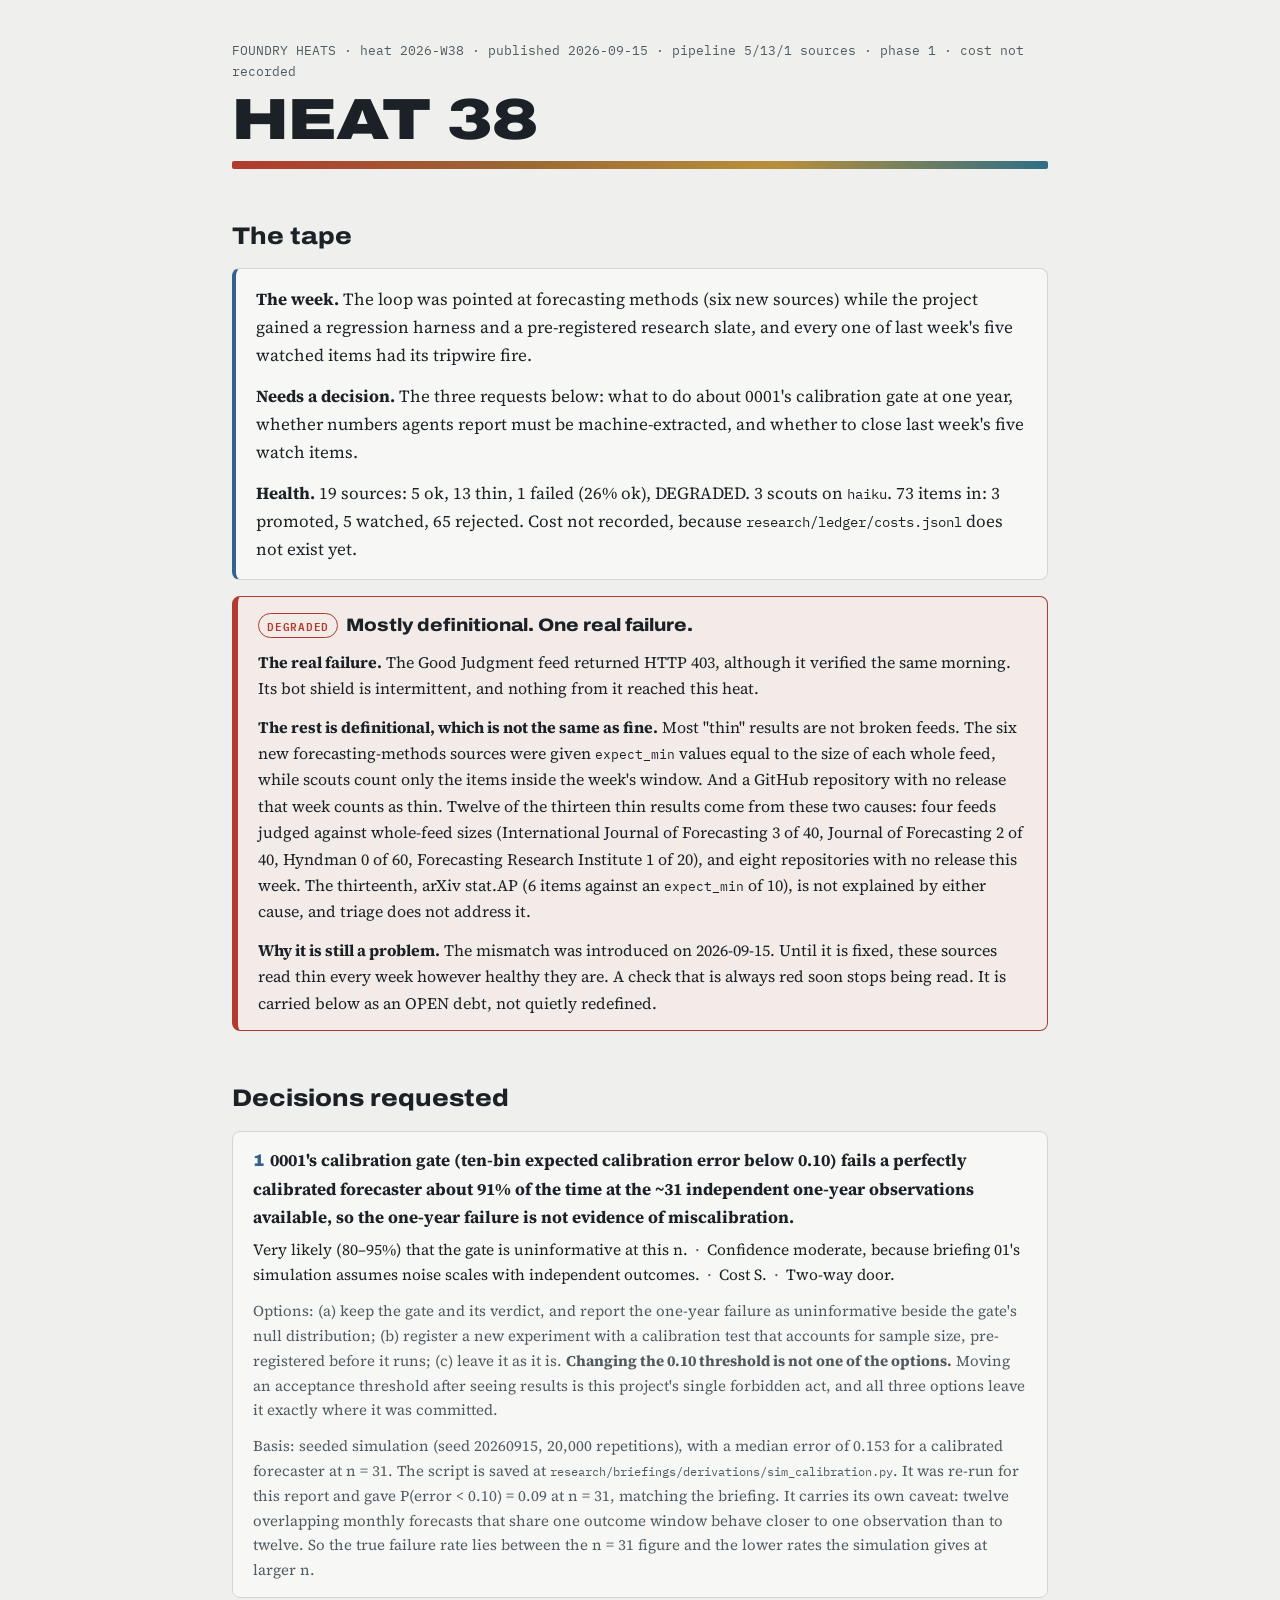
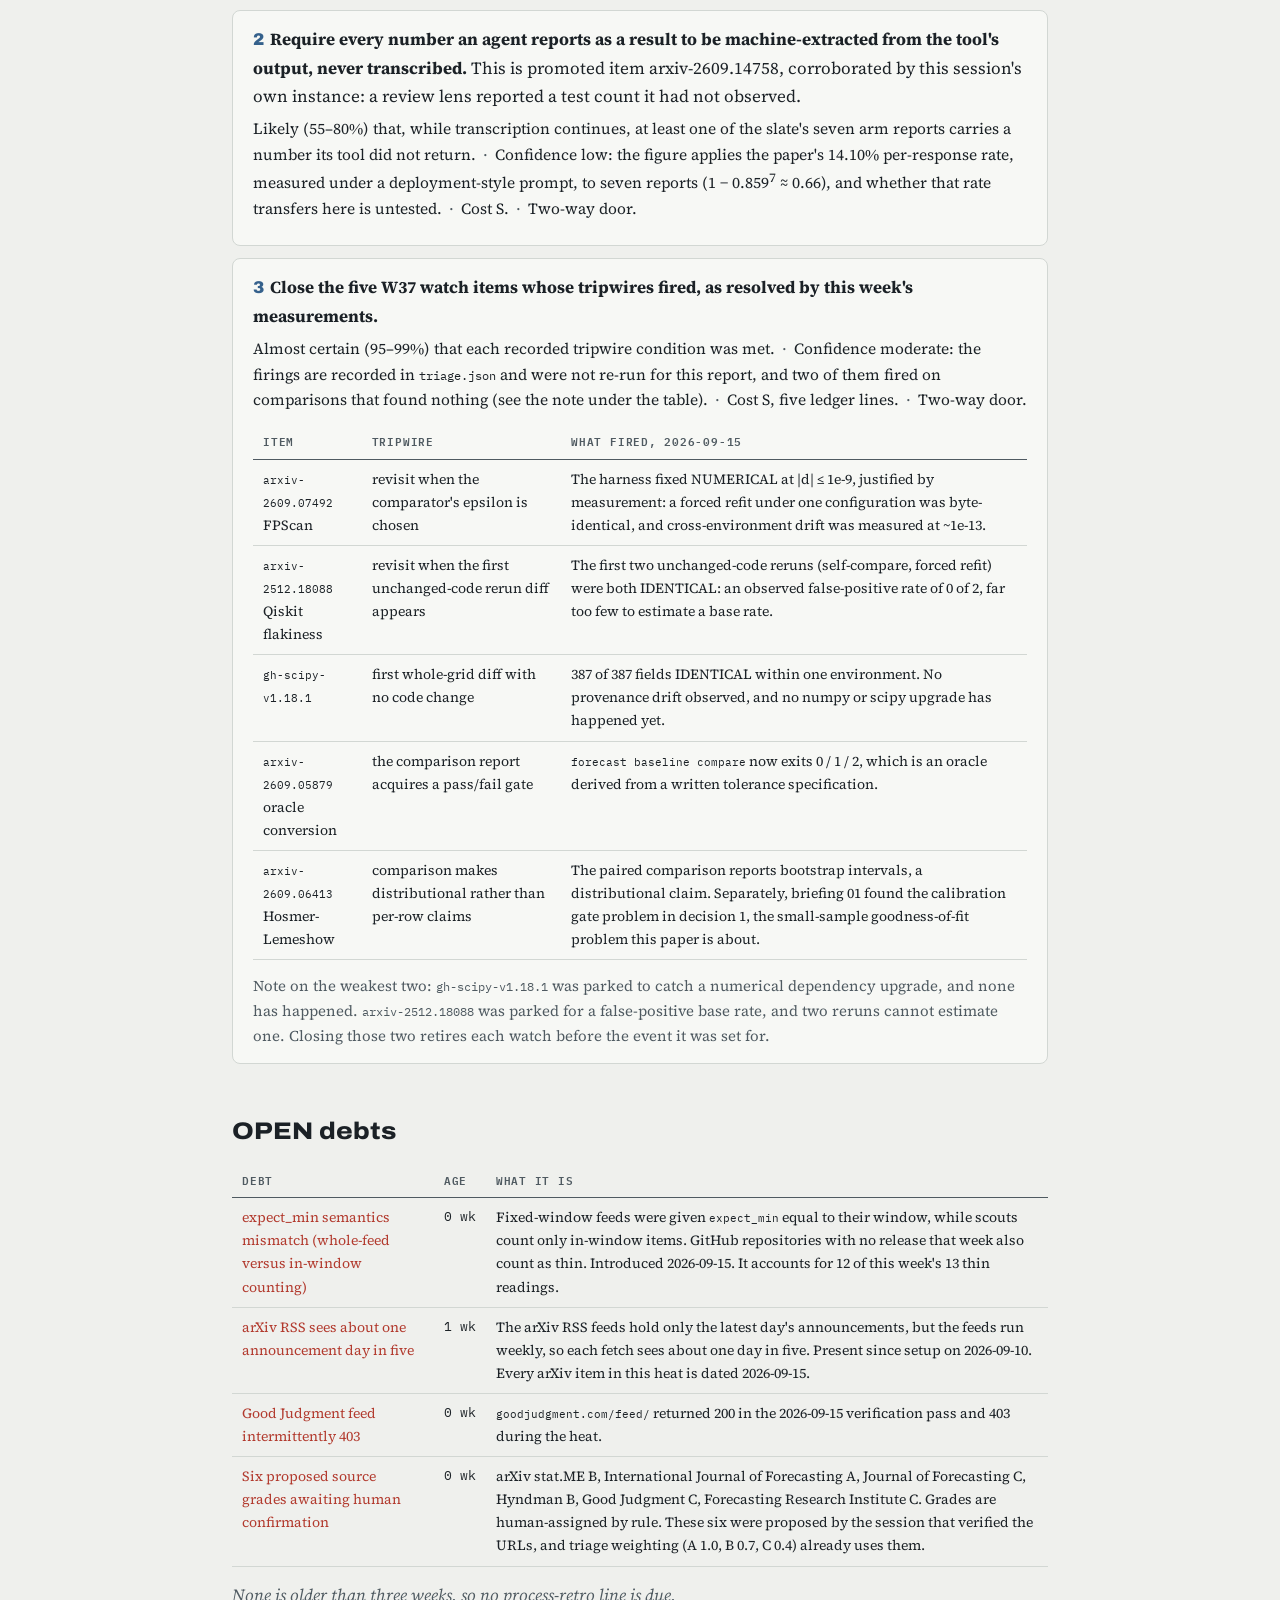
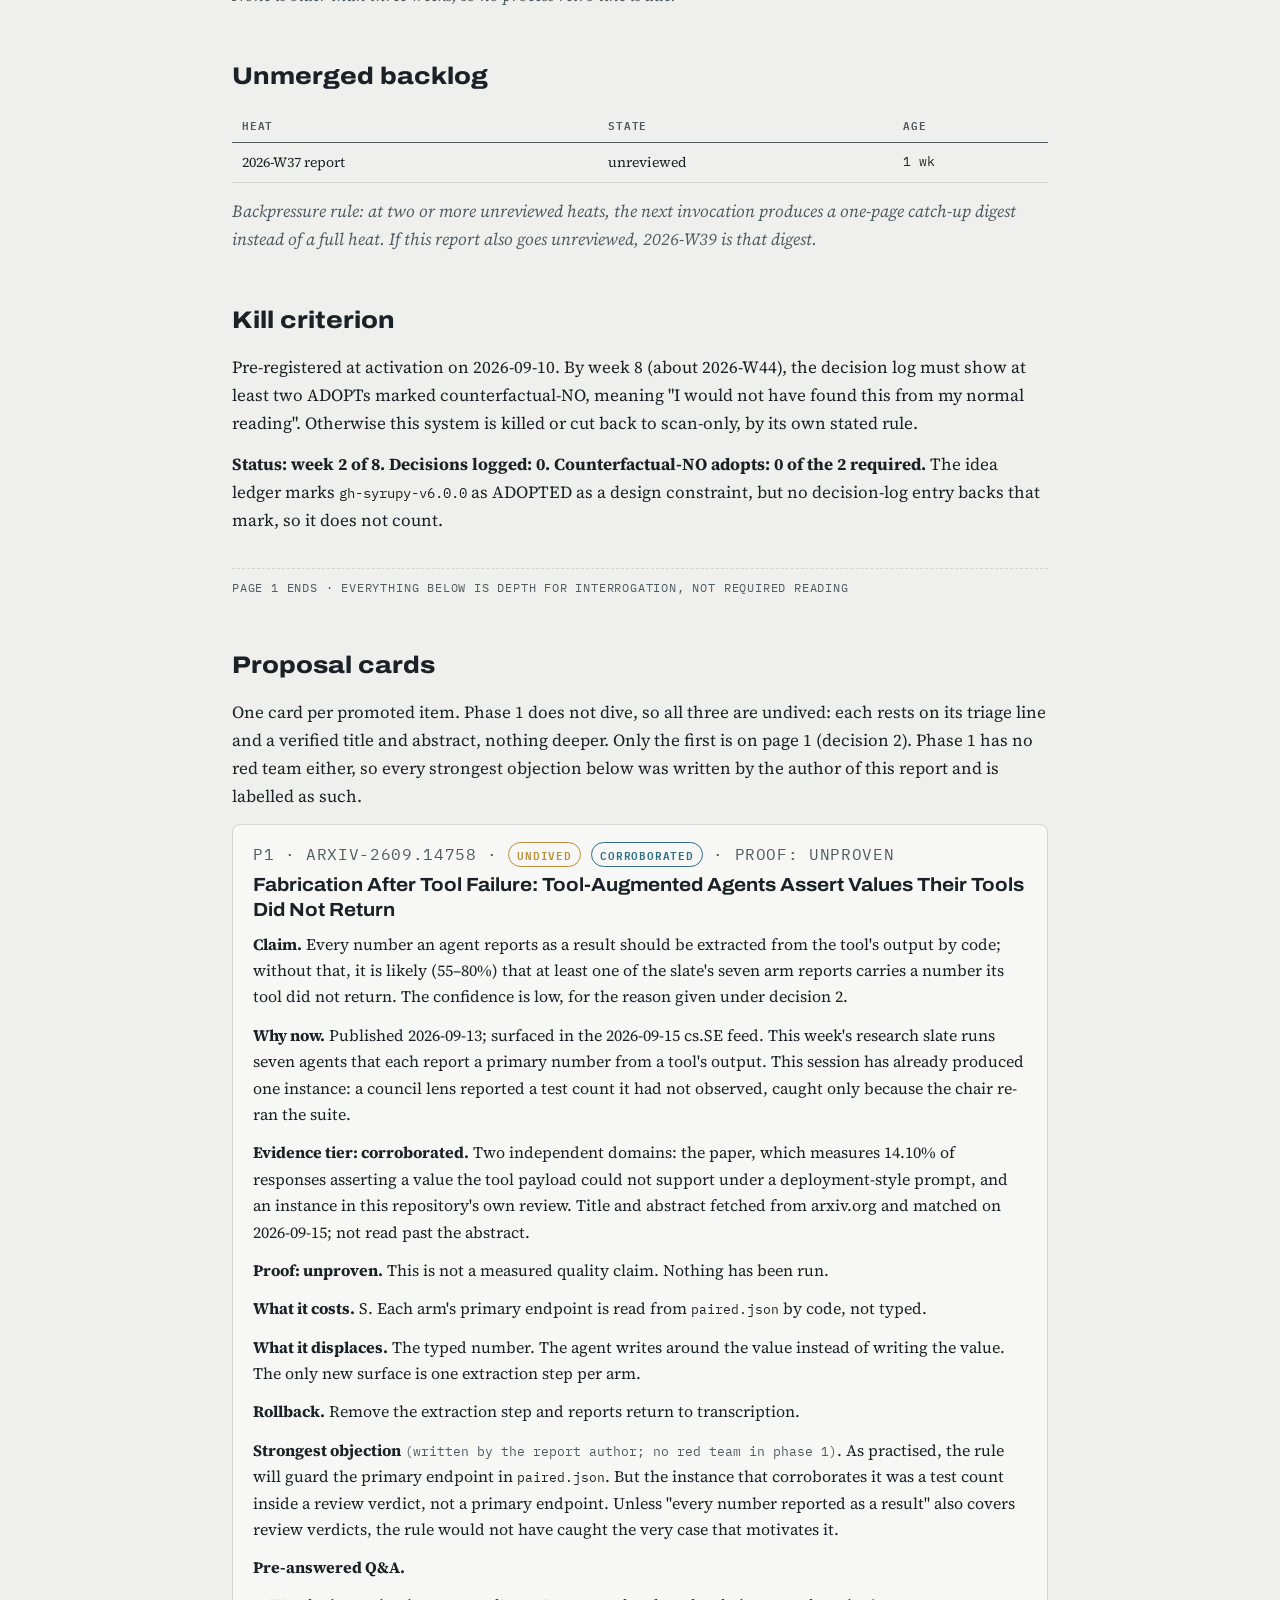
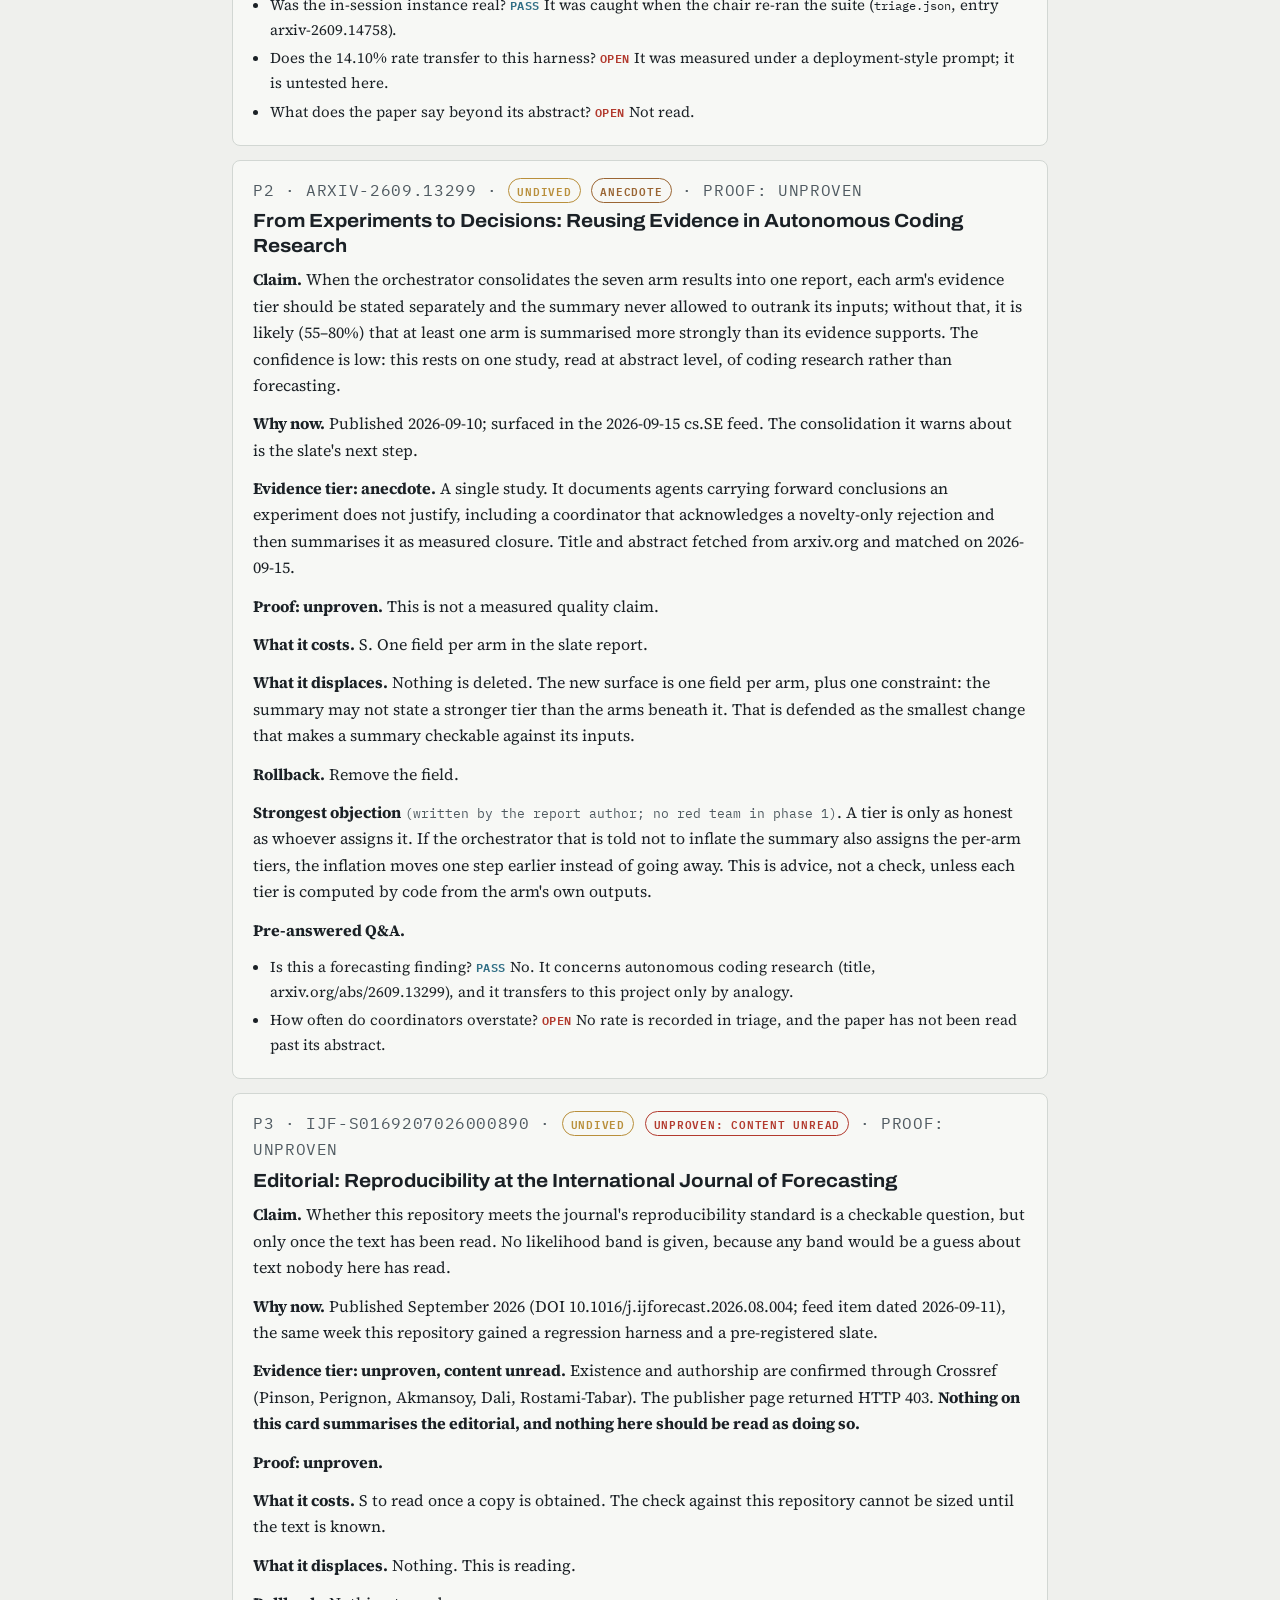
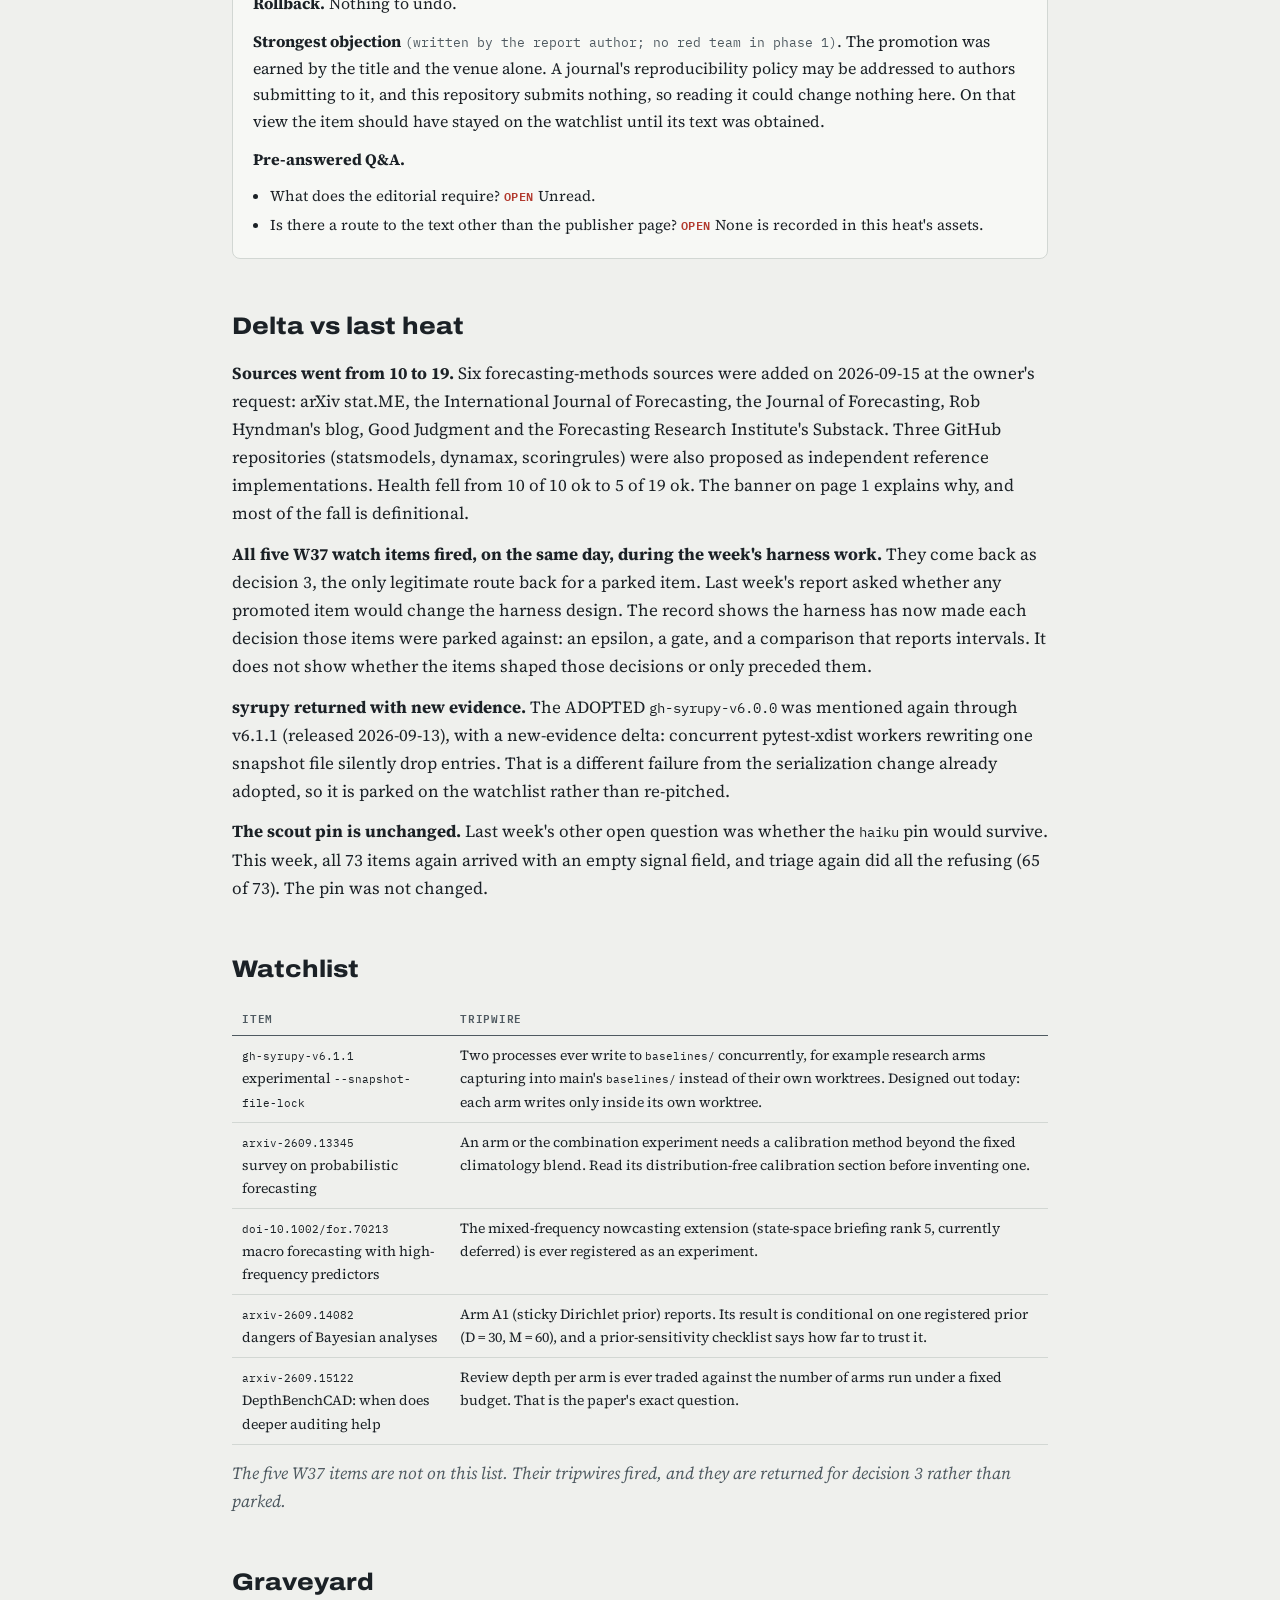
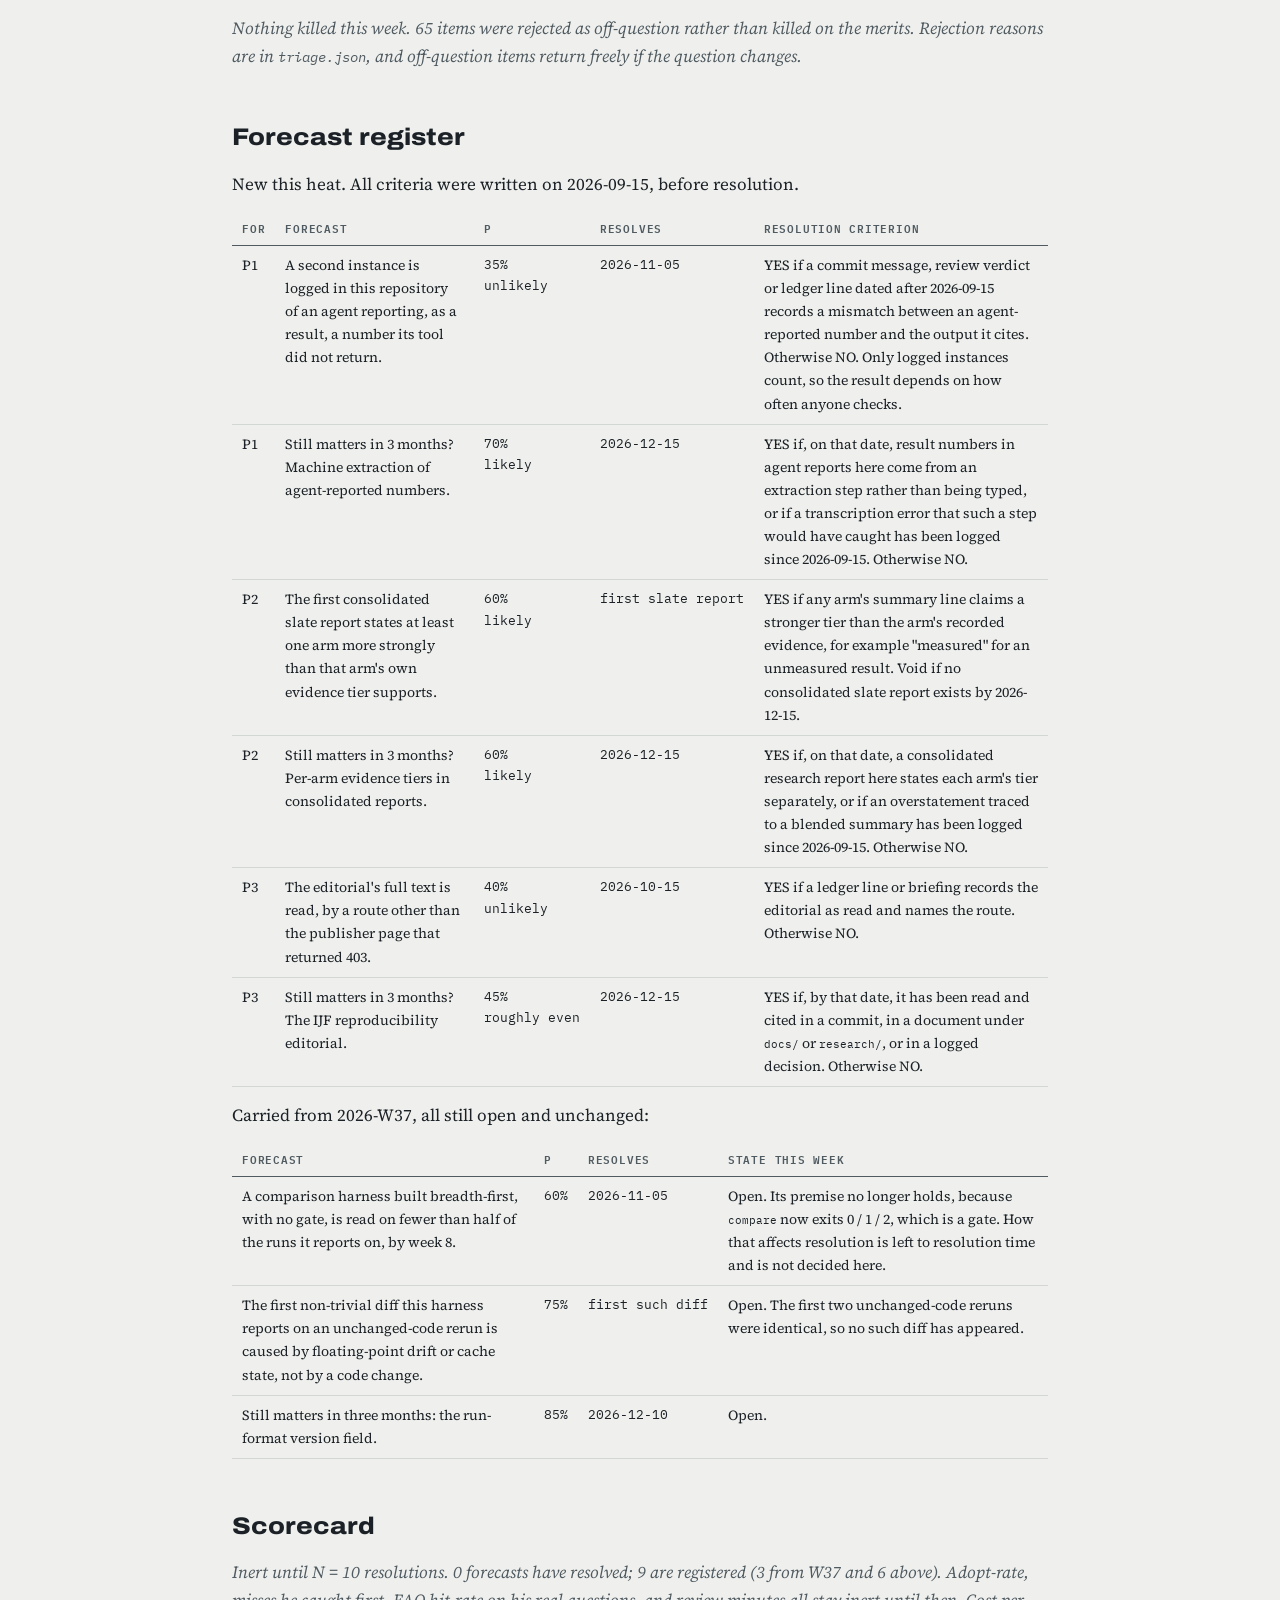
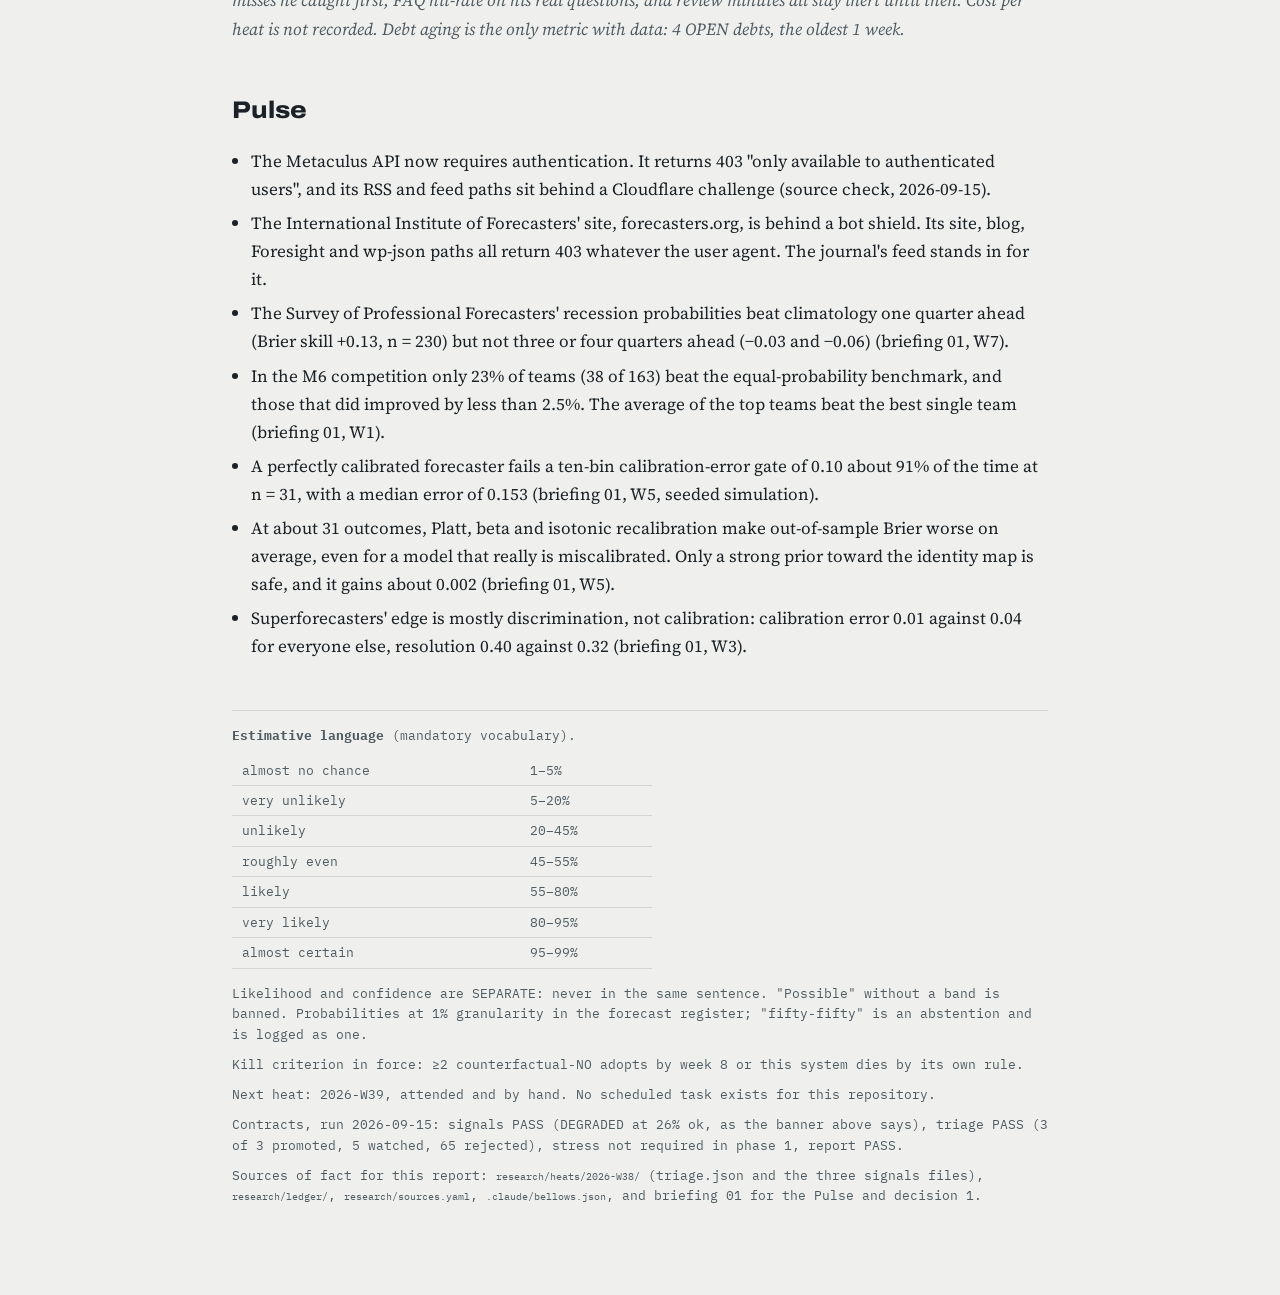
<file: research/heats/2026-W38/report.html>
<!doctype html>
<html lang="en">
<head>
<meta charset="utf-8">
<meta name="viewport" content="width=device-width, initial-scale=1">
<title>Foundry Heats · 2026-W38</title>
<link rel="stylesheet" href="https://fonts.googleapis.com/css2?family=Archivo:wdth,wght@62..125,100..900&family=Source+Serif+4:opsz,wght@8..60,200..900&family=IBM+Plex+Mono:wght@400;500;600&display=swap">
<style>
  :root { --bg:#EFF0ED; --surface:#F7F8F5; --ink:#1B2126; --ink-2:#4F5A61; --line:#D2D7D3;
    --accent:#35618C; --red:#B23A2E; --bronze:#9A6533; --peacock:#2F6E85; --straw:#B98F3B; }
  @media (prefers-color-scheme: dark) { :root:not([data-theme="light"]) {
    --bg:#14181B; --surface:#1B2125; --ink:#E6E9E3; --ink-2:#A6B0B5; --line:#2B3439;
    --accent:#7FAEDB; --red:#D96A57; --bronze:#C9955B; --peacock:#6FA8BD; --straw:#D3B25F; } }
  :root[data-theme="dark"] { --bg:#14181B; --surface:#1B2125; --ink:#E6E9E3; --ink-2:#A6B0B5;
    --line:#2B3439; --accent:#7FAEDB; --red:#D96A57; --bronze:#C9955B; --peacock:#6FA8BD; --straw:#D3B25F; }
  *, *::before, *::after { box-sizing:border-box; }
  body { margin:0; background:var(--bg); color:var(--ink);
    font-family:"Source Serif 4",Georgia,serif; font-size:17px; line-height:1.65; }
  .wrap { max-width:860px; margin:0 auto; padding:40px 22px 80px; }
  h1 { font-family:Archivo,Arial,sans-serif; font-stretch:120%; font-weight:900;
    font-size:clamp(34px,7vw,58px); text-transform:uppercase; margin:0; line-height:1; }
  .heat-strip { height:8px; border-radius:2px; margin:12px 0 18px;
    background:linear-gradient(90deg,var(--red),var(--bronze),var(--straw),var(--peacock)); }
  .mono { font-family:"IBM Plex Mono",ui-monospace,Menlo,monospace; font-size:12.5px; color:var(--ink-2); }
  h2 { font-family:Archivo,Arial,sans-serif; font-stretch:112%; font-weight:800; font-size:24px; margin:2em 0 .5em; }
  h3 { font-family:Archivo,Arial,sans-serif; font-stretch:108%; font-weight:700; font-size:19px; margin:2px 0 8px; line-height:1.3; }
  p { margin:0 0 .75em; }
  code { font-family:"IBM Plex Mono",ui-monospace,Menlo,monospace; font-size:.8em; }
  .card { background:var(--surface); border:1px solid var(--line); border-radius:8px; padding:16px 20px; margin:14px 0; }
  .chip { font-family:"IBM Plex Mono",ui-monospace,Menlo,monospace; font-size:11px; font-weight:600; letter-spacing:.07em;
    text-transform:uppercase; padding:2px 8px; border-radius:999px; border:1px solid var(--line); white-space:nowrap; }
  .chip.red { color:var(--red); border-color:var(--red); }
  .chip.peacock { color:var(--peacock); border-color:var(--peacock); }
  .chip.bronze { color:var(--bronze); border-color:var(--bronze); }
  .chip.straw { color:var(--straw); border-color:var(--straw); }
  .debt { color:var(--red); } .stub { color:var(--ink-2); font-style:italic; }
  .tablewrap { overflow-x:auto; margin:10px 0 14px; }
  table { border-collapse:collapse; width:100%; font-size:14px; }
  td,th { padding:8px 10px; border-bottom:1px solid var(--line); text-align:left; vertical-align:top; }
  th { font-family:"IBM Plex Mono",ui-monospace,Menlo,monospace; font-size:11px; font-weight:600; letter-spacing:.07em;
    text-transform:uppercase; color:var(--ink-2); border-bottom-color:var(--ink-2); }
  td.num { font-family:"IBM Plex Mono",ui-monospace,Menlo,monospace; font-size:13px; white-space:nowrap; }

  /* page-1 furniture */
  .tape { background:var(--surface); border:1px solid var(--line); border-left:4px solid var(--accent);
    border-radius:8px; padding:16px 20px; margin:12px 0 16px; }
  .tape p:last-child { margin:0; }
  .banner { border:1px solid var(--red); border-left-width:6px; border-radius:8px; padding:14px 20px; margin:16px 0;
    background:var(--surface); background:color-mix(in srgb, var(--red) 7%, var(--surface)); }
  .banner p { font-size:16px; }
  .banner p:last-child { margin:0; }
  .banner .head { font-family:Archivo,Arial,sans-serif; font-stretch:112%; font-weight:800; font-size:18px; margin-bottom:8px; }
  .decision { background:var(--surface); border:1px solid var(--line); border-radius:8px; padding:14px 20px 12px; margin:12px 0; }
  .decision .n { font-family:Archivo,Arial,sans-serif; font-weight:900; color:var(--accent); margin-right:6px; }
  .decision .claim { margin-bottom:6px; }
  .fields { font-size:15.5px; }
  .fields span + span::before { content:"\00B7"; padding:0 .45em; color:var(--ink-2); }
  .sub { font-size:15px; color:var(--ink-2); margin-top:8px; }
  .sub:last-child { margin-bottom:2px; }
  .page-end { margin:34px 0 0; padding-top:10px; border-top:1px dashed var(--line); text-transform:uppercase; letter-spacing:.07em; font-size:11.5px; }

  /* cards */
  .meta { font-family:"IBM Plex Mono",ui-monospace,Menlo,monospace; font-size:11.5px; color:var(--ink-2);
    letter-spacing:.04em; text-transform:uppercase; margin:0 0 6px; }
  .card p { font-size:16px; }
  .qa { margin:4px 0 0; padding-left:1.1em; font-size:15px; }
  .qa li { margin:0 0 4px; }
  .verdict { font-family:"IBM Plex Mono",ui-monospace,Menlo,monospace; font-size:11.5px; font-weight:600; letter-spacing:.05em; }
  .verdict.open { color:var(--red); } .verdict.pass { color:var(--peacock); }
  ul.pulse { padding-left:1.1em; } ul.pulse li { margin:0 0 6px; }

  footer { margin-top:50px; border-top:1px solid var(--line); padding-top:14px; }
  footer p { font-size:12.5px; }
  footer table { font-size:13px; max-width:420px; }
  footer td { padding:4px 10px; }
</style>
</head>
<body>
<div class="wrap">
  <p class="mono">FOUNDRY HEATS · heat 2026-W38 · published 2026-09-15 · pipeline 5/13/1 sources · phase 1 · cost not recorded</p>
  <h1>Heat 38</h1>
  <div class="heat-strip"></div>

  <h2>The tape</h2>
  <div class="tape">
    <p><b>The week.</b> The loop was pointed at forecasting methods (six new sources) while the project gained a regression harness and a pre-registered research slate, and every one of last week's five watched items had its tripwire fire.</p>
    <p><b>Needs a decision.</b> The three requests below: what to do about 0001's calibration gate at one year, whether numbers agents report must be machine-extracted, and whether to close last week's five watch items.</p>
    <p><b>Health.</b> 19 sources: 5 ok, 13 thin, 1 failed (26% ok), DEGRADED. 3 scouts on <code>haiku</code>. 73 items in: 3 promoted, 5 watched, 65 rejected. Cost not recorded, because <code>research/ledger/costs.jsonl</code> does not exist yet.</p>
  </div>

  <div class="banner" role="note">
    <p class="head"><span class="chip red">Degraded</span>&nbsp; Mostly definitional. One real failure.</p>
    <p><b>The real failure.</b> The Good Judgment feed returned HTTP 403, although it verified the same morning. Its bot shield is intermittent, and nothing from it reached this heat.</p>
    <p><b>The rest is definitional, which is not the same as fine.</b> Most "thin" results are not broken feeds. The six new forecasting-methods sources were given <code>expect_min</code> values equal to the size of each whole feed, while scouts count only the items inside the week's window. And a GitHub repository with no release that week counts as thin. Twelve of the thirteen thin results come from these two causes: four feeds judged against whole-feed sizes (International Journal of Forecasting 3 of 40, Journal of Forecasting 2 of 40, Hyndman 0 of 60, Forecasting Research Institute 1 of 20), and eight repositories with no release this week. The thirteenth, arXiv stat.AP (6 items against an <code>expect_min</code> of 10), is not explained by either cause, and triage does not address it.</p>
    <p><b>Why it is still a problem.</b> The mismatch was introduced on 2026-09-15. Until it is fixed, these sources read thin every week however healthy they are. A check that is always red soon stops being read. It is carried below as an OPEN debt, not quietly redefined.</p>
  </div>

  <h2>Decisions requested</h2>

  <div class="decision">
    <p class="claim"><span class="n">1</span><b>0001's calibration gate (ten-bin expected calibration error below 0.10) fails a perfectly calibrated forecaster about 91% of the time at the ~31 independent one-year observations available, so the one-year failure is not evidence of miscalibration.</b></p>
    <p class="fields"><span>Very likely (80–95%) that the gate is uninformative at this n.</span><span>Confidence moderate, because briefing 01's simulation assumes noise scales with independent outcomes.</span><span>Cost S.</span><span>Two-way door.</span></p>
    <p class="sub">Options: (a) keep the gate and its verdict, and report the one-year failure as uninformative beside the gate's null distribution; (b) register a new experiment with a calibration test that accounts for sample size, pre-registered before it runs; (c) leave it as it is. <b>Changing the 0.10 threshold is not one of the options.</b> Moving an acceptance threshold after seeing results is this project's single forbidden act, and all three options leave it exactly where it was committed.</p>
    <p class="sub">Basis: seeded simulation (seed 20260915, 20,000 repetitions), with a median error of 0.153 for a calibrated forecaster at n = 31. The script is saved at <code>research/briefings/derivations/sim_calibration.py</code>. It was re-run for this report and gave P(error &lt; 0.10) = 0.09 at n = 31, matching the briefing. It carries its own caveat: twelve overlapping monthly forecasts that share one outcome window behave closer to one observation than to twelve. So the true failure rate lies between the n = 31 figure and the lower rates the simulation gives at larger n.</p>
  </div>

  <div class="decision">
    <p class="claim"><span class="n">2</span><b>Require every number an agent reports as a result to be machine-extracted from the tool's output, never transcribed.</b> This is promoted item arxiv-2609.14758, corroborated by this session's own instance: a review lens reported a test count it had not observed.</p>
    <p class="fields"><span>Likely (55–80%) that, while transcription continues, at least one of the slate's seven arm reports carries a number its tool did not return.</span><span>Confidence low: the figure applies the paper's 14.10% per-response rate, measured under a deployment-style prompt, to seven reports (1 − 0.859<sup>7</sup> ≈ 0.66), and whether that rate transfers here is untested.</span><span>Cost S.</span><span>Two-way door.</span></p>
  </div>

  <div class="decision">
    <p class="claim"><span class="n">3</span><b>Close the five W37 watch items whose tripwires fired, as resolved by this week's measurements.</b></p>
    <p class="fields"><span>Almost certain (95–99%) that each recorded tripwire condition was met.</span><span>Confidence moderate: the firings are recorded in <code>triage.json</code> and were not re-run for this report, and two of them fired on comparisons that found nothing (see the note under the table).</span><span>Cost S, five ledger lines.</span><span>Two-way door.</span></p>
    <div class="tablewrap">
      <table>
        <thead><tr><th>Item</th><th>Tripwire</th><th>What fired, 2026-09-15</th></tr></thead>
        <tbody>
          <tr><td><code>arxiv-2609.07492</code><br>FPScan</td><td>revisit when the comparator's epsilon is chosen</td><td>The harness fixed NUMERICAL at |d| ≤ 1e-9, justified by measurement: a forced refit under one configuration was byte-identical, and cross-environment drift was measured at ~1e-13.</td></tr>
          <tr><td><code>arxiv-2512.18088</code><br>Qiskit flakiness</td><td>revisit when the first unchanged-code rerun diff appears</td><td>The first two unchanged-code reruns (self-compare, forced refit) were both IDENTICAL: an observed false-positive rate of 0 of 2, far too few to estimate a base rate.</td></tr>
          <tr><td><code>gh-scipy-v1.18.1</code></td><td>first whole-grid diff with no code change</td><td>387 of 387 fields IDENTICAL within one environment. No provenance drift observed, and no numpy or scipy upgrade has happened yet.</td></tr>
          <tr><td><code>arxiv-2609.05879</code><br>oracle conversion</td><td>the comparison report acquires a pass/fail gate</td><td><code>forecast baseline compare</code> now exits 0 / 1 / 2, which is an oracle derived from a written tolerance specification.</td></tr>
          <tr><td><code>arxiv-2609.06413</code><br>Hosmer-Lemeshow</td><td>comparison makes distributional rather than per-row claims</td><td>The paired comparison reports bootstrap intervals, a distributional claim. Separately, briefing 01 found the calibration gate problem in decision 1, the small-sample goodness-of-fit problem this paper is about.</td></tr>
        </tbody>
      </table>
    </div>
    <p class="sub">Note on the weakest two: <code>gh-scipy-v1.18.1</code> was parked to catch a numerical dependency upgrade, and none has happened. <code>arxiv-2512.18088</code> was parked for a false-positive base rate, and two reruns cannot estimate one. Closing those two retires each watch before the event it was set for.</p>
  </div>

  <h2>OPEN debts</h2>
  <div class="tablewrap">
    <table>
      <thead><tr><th>Debt</th><th>Age</th><th>What it is</th></tr></thead>
      <tbody>
        <tr><td class="debt">expect_min semantics mismatch (whole-feed versus in-window counting)</td><td class="num">0 wk</td><td>Fixed-window feeds were given <code>expect_min</code> equal to their window, while scouts count only in-window items. GitHub repositories with no release that week also count as thin. Introduced 2026-09-15. It accounts for 12 of this week's 13 thin readings.</td></tr>
        <tr><td class="debt">arXiv RSS sees about one announcement day in five</td><td class="num">1 wk</td><td>The arXiv RSS feeds hold only the latest day's announcements, but the feeds run weekly, so each fetch sees about one day in five. Present since setup on 2026-09-10. Every arXiv item in this heat is dated 2026-09-15.</td></tr>
        <tr><td class="debt">Good Judgment feed intermittently 403</td><td class="num">0 wk</td><td><code>goodjudgment.com/feed/</code> returned 200 in the 2026-09-15 verification pass and 403 during the heat.</td></tr>
        <tr><td class="debt">Six proposed source grades awaiting human confirmation</td><td class="num">0 wk</td><td>arXiv stat.ME B, International Journal of Forecasting A, Journal of Forecasting C, Hyndman B, Good Judgment C, Forecasting Research Institute C. Grades are human-assigned by rule. These six were proposed by the session that verified the URLs, and triage weighting (A 1.0, B 0.7, C 0.4) already uses them.</td></tr>
      </tbody>
    </table>
  </div>
  <p class="stub">None is older than three weeks, so no process-retro line is due.</p>

  <h2>Unmerged backlog</h2>
  <div class="tablewrap">
    <table>
      <thead><tr><th>Heat</th><th>State</th><th>Age</th></tr></thead>
      <tbody><tr><td>2026-W37 report</td><td>unreviewed</td><td class="num">1 wk</td></tr></tbody>
    </table>
  </div>
  <p class="stub">Backpressure rule: at two or more unreviewed heats, the next invocation produces a one-page catch-up digest instead of a full heat. If this report also goes unreviewed, 2026-W39 is that digest.</p>

  <h2>Kill criterion</h2>
  <p>Pre-registered at activation on 2026-09-10. By week 8 (about 2026-W44), the decision log must show at least two ADOPTs marked counterfactual-NO, meaning "I would not have found this from my normal reading". Otherwise this system is killed or cut back to scan-only, by its own stated rule.</p>
  <p><b>Status: week 2 of 8. Decisions logged: 0. Counterfactual-NO adopts: 0 of the 2 required.</b> The idea ledger marks <code>gh-syrupy-v6.0.0</code> as ADOPTED as a design constraint, but no decision-log entry backs that mark, so it does not count.</p>

  <p class="mono page-end">Page 1 ends · everything below is depth for interrogation, not required reading</p>

  <h2>Proposal cards</h2>
  <p>One card per promoted item. Phase 1 does not dive, so all three are undived: each rests on its triage line and a verified title and abstract, nothing deeper. Only the first is on page 1 (decision 2). Phase 1 has no red team either, so every strongest objection below was written by the author of this report and is labelled as such.</p>

  <div class="card">
    <p class="meta">P1 · arxiv-2609.14758 · <span class="chip straw">undived</span> <span class="chip peacock">corroborated</span> · proof: unproven</p>
    <h3>Fabrication After Tool Failure: Tool-Augmented Agents Assert Values Their Tools Did Not Return</h3>
    <p><b>Claim.</b> Every number an agent reports as a result should be extracted from the tool's output by code; without that, it is likely (55–80%) that at least one of the slate's seven arm reports carries a number its tool did not return. The confidence is low, for the reason given under decision 2.</p>
    <p><b>Why now.</b> Published 2026-09-13; surfaced in the 2026-09-15 cs.SE feed. This week's research slate runs seven agents that each report a primary number from a tool's output. This session has already produced one instance: a council lens reported a test count it had not observed, caught only because the chair re-ran the suite.</p>
    <p><b>Evidence tier: corroborated.</b> Two independent domains: the paper, which measures 14.10% of responses asserting a value the tool payload could not support under a deployment-style prompt, and an instance in this repository's own review. Title and abstract fetched from arxiv.org and matched on 2026-09-15; not read past the abstract.</p>
    <p><b>Proof: unproven.</b> This is not a measured quality claim. Nothing has been run.</p>
    <p><b>What it costs.</b> S. Each arm's primary endpoint is read from <code>paired.json</code> by code, not typed.</p>
    <p><b>What it displaces.</b> The typed number. The agent writes around the value instead of writing the value. The only new surface is one extraction step per arm.</p>
    <p><b>Rollback.</b> Remove the extraction step and reports return to transcription.</p>
    <p><b>Strongest objection</b> <span class="mono">(written by the report author; no red team in phase 1)</span>. As practised, the rule will guard the primary endpoint in <code>paired.json</code>. But the instance that corroborates it was a test count inside a review verdict, not a primary endpoint. Unless "every number reported as a result" also covers review verdicts, the rule would not have caught the very case that motivates it.</p>
    <p><b>Pre-answered Q&amp;A.</b></p>
    <ul class="qa">
      <li>Was the in-session instance real? <span class="verdict pass">PASS</span> It was caught when the chair re-ran the suite (<code>triage.json</code>, entry arxiv-2609.14758).</li>
      <li>Does the 14.10% rate transfer to this harness? <span class="verdict open">OPEN</span> It was measured under a deployment-style prompt; it is untested here.</li>
      <li>What does the paper say beyond its abstract? <span class="verdict open">OPEN</span> Not read.</li>
    </ul>
  </div>

  <div class="card">
    <p class="meta">P2 · arxiv-2609.13299 · <span class="chip straw">undived</span> <span class="chip bronze">anecdote</span> · proof: unproven</p>
    <h3>From Experiments to Decisions: Reusing Evidence in Autonomous Coding Research</h3>
    <p><b>Claim.</b> When the orchestrator consolidates the seven arm results into one report, each arm's evidence tier should be stated separately and the summary never allowed to outrank its inputs; without that, it is likely (55–80%) that at least one arm is summarised more strongly than its evidence supports. The confidence is low: this rests on one study, read at abstract level, of coding research rather than forecasting.</p>
    <p><b>Why now.</b> Published 2026-09-10; surfaced in the 2026-09-15 cs.SE feed. The consolidation it warns about is the slate's next step.</p>
    <p><b>Evidence tier: anecdote.</b> A single study. It documents agents carrying forward conclusions an experiment does not justify, including a coordinator that acknowledges a novelty-only rejection and then summarises it as measured closure. Title and abstract fetched from arxiv.org and matched on 2026-09-15.</p>
    <p><b>Proof: unproven.</b> This is not a measured quality claim.</p>
    <p><b>What it costs.</b> S. One field per arm in the slate report.</p>
    <p><b>What it displaces.</b> Nothing is deleted. The new surface is one field per arm, plus one constraint: the summary may not state a stronger tier than the arms beneath it. That is defended as the smallest change that makes a summary checkable against its inputs.</p>
    <p><b>Rollback.</b> Remove the field.</p>
    <p><b>Strongest objection</b> <span class="mono">(written by the report author; no red team in phase 1)</span>. A tier is only as honest as whoever assigns it. If the orchestrator that is told not to inflate the summary also assigns the per-arm tiers, the inflation moves one step earlier instead of going away. This is advice, not a check, unless each tier is computed by code from the arm's own outputs.</p>
    <p><b>Pre-answered Q&amp;A.</b></p>
    <ul class="qa">
      <li>Is this a forecasting finding? <span class="verdict pass">PASS</span> No. It concerns autonomous coding research (title, arxiv.org/abs/2609.13299), and it transfers to this project only by analogy.</li>
      <li>How often do coordinators overstate? <span class="verdict open">OPEN</span> No rate is recorded in triage, and the paper has not been read past its abstract.</li>
    </ul>
  </div>

  <div class="card">
    <p class="meta">P3 · ijf-S0169207026000890 · <span class="chip straw">undived</span> <span class="chip red">unproven: content unread</span> · proof: unproven</p>
    <h3>Editorial: Reproducibility at the International Journal of Forecasting</h3>
    <p><b>Claim.</b> Whether this repository meets the journal's reproducibility standard is a checkable question, but only once the text has been read. No likelihood band is given, because any band would be a guess about text nobody here has read.</p>
    <p><b>Why now.</b> Published September 2026 (DOI 10.1016/j.ijforecast.2026.08.004; feed item dated 2026-09-11), the same week this repository gained a regression harness and a pre-registered slate.</p>
    <p><b>Evidence tier: unproven, content unread.</b> Existence and authorship are confirmed through Crossref (Pinson, Perignon, Akmansoy, Dali, Rostami-Tabar). The publisher page returned HTTP 403. <b>Nothing on this card summarises the editorial, and nothing here should be read as doing so.</b></p>
    <p><b>Proof: unproven.</b></p>
    <p><b>What it costs.</b> S to read once a copy is obtained. The check against this repository cannot be sized until the text is known.</p>
    <p><b>What it displaces.</b> Nothing. This is reading.</p>
    <p><b>Rollback.</b> Nothing to undo.</p>
    <p><b>Strongest objection</b> <span class="mono">(written by the report author; no red team in phase 1)</span>. The promotion was earned by the title and the venue alone. A journal's reproducibility policy may be addressed to authors submitting to it, and this repository submits nothing, so reading it could change nothing here. On that view the item should have stayed on the watchlist until its text was obtained.</p>
    <p><b>Pre-answered Q&amp;A.</b></p>
    <ul class="qa">
      <li>What does the editorial require? <span class="verdict open">OPEN</span> Unread.</li>
      <li>Is there a route to the text other than the publisher page? <span class="verdict open">OPEN</span> None is recorded in this heat's assets.</li>
    </ul>
  </div>

  <h2>Delta vs last heat</h2>
  <p><b>Sources went from 10 to 19.</b> Six forecasting-methods sources were added on 2026-09-15 at the owner's request: arXiv stat.ME, the International Journal of Forecasting, the Journal of Forecasting, Rob Hyndman's blog, Good Judgment and the Forecasting Research Institute's Substack. Three GitHub repositories (statsmodels, dynamax, scoringrules) were also proposed as independent reference implementations. Health fell from 10 of 10 ok to 5 of 19 ok. The banner on page 1 explains why, and most of the fall is definitional.</p>
  <p><b>All five W37 watch items fired, on the same day, during the week's harness work.</b> They come back as decision 3, the only legitimate route back for a parked item. Last week's report asked whether any promoted item would change the harness design. The record shows the harness has now made each decision those items were parked against: an epsilon, a gate, and a comparison that reports intervals. It does not show whether the items shaped those decisions or only preceded them.</p>
  <p><b>syrupy returned with new evidence.</b> The ADOPTED <code>gh-syrupy-v6.0.0</code> was mentioned again through v6.1.1 (released 2026-09-13), with a new-evidence delta: concurrent pytest-xdist workers rewriting one snapshot file silently drop entries. That is a different failure from the serialization change already adopted, so it is parked on the watchlist rather than re-pitched.</p>
  <p><b>The scout pin is unchanged.</b> Last week's other open question was whether the <code>haiku</code> pin would survive. This week, all 73 items again arrived with an empty signal field, and triage again did all the refusing (65 of 73). The pin was not changed.</p>

  <h2>Watchlist</h2>
  <div class="tablewrap">
    <table>
      <thead><tr><th>Item</th><th>Tripwire</th></tr></thead>
      <tbody>
        <tr><td><code>gh-syrupy-v6.1.1</code><br>experimental <code>--snapshot-file-lock</code></td><td>Two processes ever write to <code>baselines/</code> concurrently, for example research arms capturing into main's <code>baselines/</code> instead of their own worktrees. Designed out today: each arm writes only inside its own worktree.</td></tr>
        <tr><td><code>arxiv-2609.13345</code><br>survey on probabilistic forecasting</td><td>An arm or the combination experiment needs a calibration method beyond the fixed climatology blend. Read its distribution-free calibration section before inventing one.</td></tr>
        <tr><td><code>doi-10.1002/for.70213</code><br>macro forecasting with high-frequency predictors</td><td>The mixed-frequency nowcasting extension (state-space briefing rank 5, currently deferred) is ever registered as an experiment.</td></tr>
        <tr><td><code>arxiv-2609.14082</code><br>dangers of Bayesian analyses</td><td>Arm A1 (sticky Dirichlet prior) reports. Its result is conditional on one registered prior (D = 30, M = 60), and a prior-sensitivity checklist says how far to trust it.</td></tr>
        <tr><td><code>arxiv-2609.15122</code><br>DepthBenchCAD: when does deeper auditing help</td><td>Review depth per arm is ever traded against the number of arms run under a fixed budget. That is the paper's exact question.</td></tr>
      </tbody>
    </table>
  </div>
  <p class="stub">The five W37 items are not on this list. Their tripwires fired, and they are returned for decision 3 rather than parked.</p>

  <h2>Graveyard</h2>
  <p class="stub">Nothing killed this week. 65 items were rejected as off-question rather than killed on the merits. Rejection reasons are in <code>triage.json</code>, and off-question items return freely if the question changes.</p>

  <h2>Forecast register</h2>
  <p>New this heat. All criteria were written on 2026-09-15, before resolution.</p>
  <div class="tablewrap">
    <table>
      <thead><tr><th>For</th><th>Forecast</th><th>p</th><th>Resolves</th><th>Resolution criterion</th></tr></thead>
      <tbody>
        <tr><td>P1</td><td>A second instance is logged in this repository of an agent reporting, as a result, a number its tool did not return.</td><td class="num">35%<br>unlikely</td><td class="num">2026-11-05</td><td>YES if a commit message, review verdict or ledger line dated after 2026-09-15 records a mismatch between an agent-reported number and the output it cites. Otherwise NO. Only logged instances count, so the result depends on how often anyone checks.</td></tr>
        <tr><td>P1</td><td>Still matters in 3 months? Machine extraction of agent-reported numbers.</td><td class="num">70%<br>likely</td><td class="num">2026-12-15</td><td>YES if, on that date, result numbers in agent reports here come from an extraction step rather than being typed, or if a transcription error that such a step would have caught has been logged since 2026-09-15. Otherwise NO.</td></tr>
        <tr><td>P2</td><td>The first consolidated slate report states at least one arm more strongly than that arm's own evidence tier supports.</td><td class="num">60%<br>likely</td><td class="num">first slate report</td><td>YES if any arm's summary line claims a stronger tier than the arm's recorded evidence, for example "measured" for an unmeasured result. Void if no consolidated slate report exists by 2026-12-15.</td></tr>
        <tr><td>P2</td><td>Still matters in 3 months? Per-arm evidence tiers in consolidated reports.</td><td class="num">60%<br>likely</td><td class="num">2026-12-15</td><td>YES if, on that date, a consolidated research report here states each arm's tier separately, or if an overstatement traced to a blended summary has been logged since 2026-09-15. Otherwise NO.</td></tr>
        <tr><td>P3</td><td>The editorial's full text is read, by a route other than the publisher page that returned 403.</td><td class="num">40%<br>unlikely</td><td class="num">2026-10-15</td><td>YES if a ledger line or briefing records the editorial as read and names the route. Otherwise NO.</td></tr>
        <tr><td>P3</td><td>Still matters in 3 months? The IJF reproducibility editorial.</td><td class="num">45%<br>roughly even</td><td class="num">2026-12-15</td><td>YES if, by that date, it has been read and cited in a commit, in a document under <code>docs/</code> or <code>research/</code>, or in a logged decision. Otherwise NO.</td></tr>
      </tbody>
    </table>
  </div>
  <p>Carried from 2026-W37, all still open and unchanged:</p>
  <div class="tablewrap">
    <table>
      <thead><tr><th>Forecast</th><th>p</th><th>Resolves</th><th>State this week</th></tr></thead>
      <tbody>
        <tr><td>A comparison harness built breadth-first, with no gate, is read on fewer than half of the runs it reports on, by week 8.</td><td class="num">60%</td><td class="num">2026-11-05</td><td>Open. Its premise no longer holds, because <code>compare</code> now exits 0 / 1 / 2, which is a gate. How that affects resolution is left to resolution time and is not decided here.</td></tr>
        <tr><td>The first non-trivial diff this harness reports on an unchanged-code rerun is caused by floating-point drift or cache state, not by a code change.</td><td class="num">75%</td><td class="num">first such diff</td><td>Open. The first two unchanged-code reruns were identical, so no such diff has appeared.</td></tr>
        <tr><td>Still matters in three months: the run-format version field.</td><td class="num">85%</td><td class="num">2026-12-10</td><td>Open.</td></tr>
      </tbody>
    </table>
  </div>

  <h2>Scorecard</h2>
  <p class="stub">Inert until N = 10 resolutions. 0 forecasts have resolved; 9 are registered (3 from W37 and 6 above). Adopt-rate, misses he caught first, FAQ hit-rate on his real questions, and review minutes all stay inert until then. Cost per heat is not recorded. Debt aging is the only metric with data: 4 OPEN debts, the oldest 1 week.</p>

  <h2>Pulse</h2>
  <ul class="pulse">
    <li>The Metaculus API now requires authentication. It returns 403 "only available to authenticated users", and its RSS and feed paths sit behind a Cloudflare challenge (source check, 2026-09-15).</li>
    <li>The International Institute of Forecasters' site, forecasters.org, is behind a bot shield. Its site, blog, Foresight and wp-json paths all return 403 whatever the user agent. The journal's feed stands in for it.</li>
    <li>The Survey of Professional Forecasters' recession probabilities beat climatology one quarter ahead (Brier skill +0.13, n = 230) but not three or four quarters ahead (−0.03 and −0.06) (briefing 01, W7).</li>
    <li>In the M6 competition only 23% of teams (38 of 163) beat the equal-probability benchmark, and those that did improved by less than 2.5%. The average of the top teams beat the best single team (briefing 01, W1).</li>
    <li>A perfectly calibrated forecaster fails a ten-bin calibration-error gate of 0.10 about 91% of the time at n = 31, with a median error of 0.153 (briefing 01, W5, seeded simulation).</li>
    <li>At about 31 outcomes, Platt, beta and isotonic recalibration make out-of-sample Brier worse on average, even for a model that really is miscalibrated. Only a strong prior toward the identity map is safe, and it gains about 0.002 (briefing 01, W5).</li>
    <li>Superforecasters' edge is mostly discrimination, not calibration: calibration error 0.01 against 0.04 for everyone else, resolution 0.40 against 0.32 (briefing 01, W3).</li>
  </ul>

  <footer class="mono">
    <p><b>Estimative language</b> (mandatory vocabulary).</p>
    <div class="tablewrap">
      <table>
        <tbody>
          <tr><td>almost no chance</td><td>1–5%</td></tr>
          <tr><td>very unlikely</td><td>5–20%</td></tr>
          <tr><td>unlikely</td><td>20–45%</td></tr>
          <tr><td>roughly even</td><td>45–55%</td></tr>
          <tr><td>likely</td><td>55–80%</td></tr>
          <tr><td>very likely</td><td>80–95%</td></tr>
          <tr><td>almost certain</td><td>95–99%</td></tr>
        </tbody>
      </table>
    </div>
    <p>Likelihood and confidence are SEPARATE: never in the same sentence. "Possible" without a band is banned. Probabilities at 1% granularity in the forecast register; "fifty-fifty" is an abstention and is logged as one.</p>
    <p>Kill criterion in force: ≥2 counterfactual-NO adopts by week 8 or this system dies by its own rule.</p>
    <p>Next heat: 2026-W39, attended and by hand. No scheduled task exists for this repository.</p>
    <p>Contracts, run 2026-09-15: signals PASS (DEGRADED at 26% ok, as the banner above says), triage PASS (3 of 3 promoted, 5 watched, 65 rejected), stress not required in phase 1, report PASS.</p>
    <p>Sources of fact for this report: <code>research/heats/2026-W38/</code> (triage.json and the three signals files), <code>research/ledger/</code>, <code>research/sources.yaml</code>, <code>.claude/bellows.json</code>, and briefing 01 for the Pulse and decision 1.</p>
  </footer>
</div>
</body>
</html>
</file>
<file: site/style.css>
/* Forecasting the Future: project page.
   Layout: one reading column that widens for charts; every colour is a token so the page
   follows the reader's light or dark setting without redrawing anything. */

:root {
  --bg: #f7f8fa;
  --panel: #ffffff;
  --ink: #121820;
  --muted: #5a6573;
  --rule: #dde2e8;
  --faint: #eef1f5;
  --blend: #2a6fc9;
  --model: #4a3aa7;
  --chain: #cf5a24;
  --average: #8a8f98;
  --happened: rgba(18, 24, 32, 0.07);
  --uninformative: rgba(18, 24, 32, 0.045);
  --bad: #c03a33;
  --serif: "Source Serif 4", Georgia, "Times New Roman", serif;
  --sans: "IBM Plex Sans", -apple-system, "Segoe UI", Helvetica, Arial, sans-serif;
  --mono: "IBM Plex Mono", ui-monospace, "SF Mono", Menlo, monospace;
  --radius: 6px;
  color-scheme: light;
}

@media (prefers-color-scheme: dark) {
  :root {
    --bg: #0d1117;
    --panel: #141a22;
    --ink: #e6ebf1;
    --muted: #97a3b1;
    --rule: #26303b;
    --faint: #1a212b;
    --blend: #5d9ff0;
    --model: #a397e6;
    --chain: #f08a55;
    --average: #8d96a3;
    --happened: rgba(230, 235, 241, 0.08);
    --uninformative: rgba(230, 235, 241, 0.04);
    --bad: #ef7a72;
    color-scheme: dark;
  }
}

*, *::before, *::after { box-sizing: border-box; }
html { scroll-behavior: smooth; }
@media (prefers-reduced-motion: reduce) { html { scroll-behavior: auto; } }

body {
  margin: 0;
  background: var(--bg);
  color: var(--ink);
  font-family: var(--sans);
  font-size: 17px;
  line-height: 1.6;
  -webkit-font-smoothing: antialiased;
}

a { color: var(--blend); text-decoration-thickness: 1px; text-underline-offset: 3px; }
a:hover { text-decoration-thickness: 2px; }
:focus-visible { outline: 2px solid var(--blend); outline-offset: 3px; border-radius: 2px; }

.wrap { max-width: 1040px; margin: 0 auto; padding-inline: 24px; }
.prose { max-width: 68ch; }

/* ------------------------------------------------------------------ navigation */

.top {
  position: sticky;
  top: 0;
  z-index: 10;
  background: color-mix(in srgb, var(--bg) 88%, transparent);
  backdrop-filter: saturate(140%) blur(8px);
  border-bottom: 1px solid var(--rule);
}
.top .wrap { display: flex; align-items: center; gap: 24px; height: 56px; }
.brand { font-family: var(--serif); font-weight: 600; font-size: 18px; color: var(--ink); text-decoration: none; white-space: nowrap; }
.top nav { display: flex; gap: 20px; margin-left: auto; overflow-x: auto; scrollbar-width: none; }
.top nav a { color: var(--muted); text-decoration: none; font-size: 14.5px; white-space: nowrap; }
.top nav a:hover { color: var(--ink); }
.top .github { display: inline-flex; color: var(--ink); }
.top .github svg { width: 20px; height: 20px; fill: currentColor; }

/* ------------------------------------------------------------------------ hero */

.hero { padding-block: 72px 56px; border-bottom: 1px solid var(--rule); }
.eyebrow { font-size: 13px; letter-spacing: 0.08em; text-transform: uppercase; color: var(--muted); margin: 0 0 16px; }
h1, h2, h3 { font-family: var(--serif); font-weight: 600; line-height: 1.15; text-wrap: balance; margin: 0; }
h1 { font-size: clamp(36px, 6vw, 60px); letter-spacing: -0.015em; max-width: 16ch; }
.lede { font-size: 20px; line-height: 1.55; color: var(--ink); max-width: 62ch; margin: 22px 0 0; }
.actions { display: flex; flex-wrap: wrap; gap: 12px; margin-top: 30px; }
.button {
  display: inline-flex; align-items: center; gap: 8px;
  padding: 10px 18px; border-radius: var(--radius);
  font-size: 15px; font-weight: 500; text-decoration: none;
  border: 1px solid var(--rule); color: var(--ink); background: var(--panel);
  transition: border-color 0.15s ease, transform 0.15s ease;
}
.button:hover { border-color: var(--muted); transform: translateY(-1px); }
.button.primary { background: var(--ink); color: var(--bg); border-color: var(--ink); }
@media (prefers-reduced-motion: reduce) { .button, .button:hover { transition: none; transform: none; } }

.stats { display: grid; grid-template-columns: repeat(4, minmax(0, 1fr)); gap: 0; margin-top: 48px; border-top: 1px solid var(--rule); }
.stat { padding: 18px 20px 4px 0; }
.stat + .stat { padding-left: 20px; border-left: 1px solid var(--rule); }
.stat .value { font-family: var(--serif); font-size: 38px; font-weight: 600; line-height: 1.1; font-variant-numeric: tabular-nums; }
.stat .value small { font-family: var(--sans); font-size: 15px; font-weight: 500; color: var(--muted); margin-left: 4px; }
.stat .label { font-size: 14px; color: var(--muted); margin-top: 6px; line-height: 1.45; }
.value.blend { color: var(--blend); }
.value.model { color: var(--model); }

/* -------------------------------------------------------------------- sections */

section.block { padding-block: 64px; border-bottom: 1px solid var(--rule); }
section.block:last-of-type { border-bottom: 0; }
h2 { font-size: clamp(26px, 3.4vw, 34px); margin-bottom: 14px; }
h3 { font-size: 20px; margin-bottom: 8px; }
.kicker { font-size: 13px; letter-spacing: 0.08em; text-transform: uppercase; color: var(--muted); margin: 0 0 10px; }
p { margin: 0 0 14px; }
.muted { color: var(--muted); }
.small { font-size: 14.5px; }

.findings { display: grid; grid-template-columns: repeat(3, minmax(0, 1fr)); gap: 28px 32px; margin-top: 32px; }
.finding h3 { font-size: 18px; margin-bottom: 6px; }
.finding p { font-size: 15.5px; color: var(--muted); margin: 0; }

/* ---------------------------------------------------------------------- charts */

.figure { min-width: 0; margin-top: 28px; background: var(--panel); border: 1px solid var(--rule); border-radius: var(--radius); padding: 18px 18px 14px; }
.figure .toolbar { display: flex; flex-wrap: wrap; align-items: center; gap: 10px 22px; margin-bottom: 10px; font-size: 14px; }
.figure .toolbar label { display: inline-flex; align-items: center; gap: 7px; cursor: pointer; color: var(--muted); }
.figure .toolbar label:has(select) { min-width: 0; max-width: 100%; }
.figure .toolbar select { max-width: 100%; font: inherit; color: var(--ink); background: var(--bg); border: 1px solid var(--rule); border-radius: 4px; padding: 5px 8px; }
.figure .toolbar input[type="range"] { width: min(260px, 100%); accent-color: var(--blend); }
.readout { display: flex; flex-wrap: wrap; gap: 6px 20px; min-height: 26px; font-family: var(--mono); font-size: 13px; font-variant-numeric: tabular-nums; color: var(--muted); }
.readout strong { color: var(--ink); font-weight: 500; }
.readout .when { font-family: var(--sans); font-weight: 600; color: var(--ink); }
.key { display: inline-block; width: 14px; height: 3px; border-radius: 2px; vertical-align: middle; margin-right: 6px; }
.key.blend { background: var(--blend); } .key.model { background: var(--model); }
.key.chain { background: var(--chain); } .key.average { background: var(--average); }
.caption { font-size: 14.5px; color: var(--muted); margin-top: 12px; max-width: 80ch; }
.chart { overflow-x: auto; }
.chart svg { display: block; width: 100%; height: auto; min-width: 560px; font-family: var(--sans); }
.split .chart svg { min-width: 400px; }

svg .grid { stroke: var(--rule); stroke-width: 1; }
svg .zero { stroke: var(--muted); stroke-width: 1.2; }
svg .tick { fill: var(--muted); font-size: 11.5px; font-variant-numeric: tabular-nums; }
svg .axis-label { fill: var(--muted); font-size: 12px; }
svg .shade { fill: var(--uninformative); }
svg .happened { fill: var(--happened); }
svg .band { stroke: none; }
svg .band.blend { fill: var(--blend); opacity: 0.14; }
svg .band.chain { fill: var(--chain); opacity: 0.12; }
svg .band.model { fill: var(--model); opacity: 0.12; }
svg .line { fill: none; stroke-width: 1.8; stroke-linejoin: round; stroke-linecap: round; }
svg .line.blend { stroke: var(--blend); stroke-width: 2.4; }
svg .line.model { stroke: var(--model); }
svg .line.chain { stroke: var(--chain); }
svg .line.average { stroke: var(--average); stroke-width: 1.4; }
svg .marker { stroke-width: 1.2; stroke-dasharray: 3 3; }
svg .marker.blend { stroke: var(--blend); } svg .marker.model { stroke: var(--model); }
svg .marker-label { font-size: 12px; font-weight: 600; }
svg .marker-label.blend { fill: var(--blend); } svg .marker-label.model { fill: var(--model); }
svg .cursor { stroke: var(--ink); stroke-opacity: 0.35; stroke-width: 1; }
svg .dot { stroke: var(--panel); stroke-width: 1.5; }
svg .dot.blend { fill: var(--blend); } svg .dot.model { fill: var(--model); } svg .dot.chain { fill: var(--chain); }
svg .tickmark { fill: var(--bad); }
svg .row-rule { stroke: var(--rule); stroke-width: 1; }
svg .row-label { fill: var(--ink); font-size: 12.5px; }
svg .note { fill: var(--muted); font-size: 11.5px; }
svg .draw { stroke-dasharray: var(--length); stroke-dashoffset: var(--length); animation: draw 1.1s ease-out forwards; }
@keyframes draw { to { stroke-dashoffset: 0; } }
@media (prefers-reduced-motion: reduce) { svg .draw { animation: none; stroke-dashoffset: 0; } }

/* ------------------------------------------------------------------ two columns */

.split { display: grid; grid-template-columns: minmax(0, 1fr) minmax(0, 1fr); gap: 28px; margin-top: 28px; }
.split .figure { margin-top: 0; }

/* ----------------------------------------------------------------- the forecasts */

.table-wrap { overflow-x: auto; margin-top: 24px; border-top: 1px solid var(--ink); }
table { width: 100%; border-collapse: collapse; font-size: 15px; font-variant-numeric: tabular-nums; }
th, td { text-align: left; padding: 11px 14px 11px 0; border-bottom: 1px solid var(--rule); vertical-align: middle; }
th { font-size: 12.5px; font-weight: 600; letter-spacing: 0.05em; text-transform: uppercase; color: var(--muted); white-space: nowrap; }
td.num { font-family: var(--mono); font-size: 14px; white-space: nowrap; }
.bar { position: relative; height: 6px; background: var(--faint); border-radius: 3px; width: 96px; display: inline-block; margin-left: 10px; vertical-align: middle; }
.bar span { position: absolute; left: 0; top: 0; bottom: 0; border-radius: 3px; background: var(--blend); }
.bar.average span { background: var(--average); }
td .long { display: block; font-size: 13.5px; color: var(--muted); margin-top: 2px; max-width: 58ch; }
td .short { font-weight: 600; }
td .halves { display: block; font-size: 12.5px; color: var(--muted); font-family: var(--mono); }

/* ------------------------------------------------------------------------ method */

.steps { display: grid; grid-template-columns: repeat(4, minmax(0, 1fr)); gap: 0; margin-top: 30px; border-top: 1px solid var(--rule); }
.step { padding: 18px 20px 0 0; }
.step + .step { padding-left: 20px; border-left: 1px solid var(--rule); }
.step .n { font-family: var(--mono); font-size: 13px; color: var(--muted); }
.step h3 { font-size: 17px; margin: 6px 0 6px; }
.step p { font-size: 15px; color: var(--muted); margin: 0; }
.image-figure { margin: 32px 0 0; }
.image-figure img { display: block; width: 100%; height: auto; border: 1px solid var(--rule); border-radius: var(--radius); background: #fcfcfb; }

.ledger { list-style: none; margin: 28px 0 0; padding: 0; border-top: 1px solid var(--rule); }
.ledger li { display: grid; grid-template-columns: 90px minmax(0, 1fr) 150px; gap: 18px; padding: 13px 0; border-bottom: 1px solid var(--rule); font-size: 15.5px; }
.ledger .date { font-family: var(--mono); font-size: 13.5px; color: var(--muted); padding-top: 2px; }
.ledger .skill { font-family: var(--mono); font-size: 14px; text-align: right; }
.ledger .skill span { display: block; font-family: var(--sans); font-size: 12.5px; color: var(--muted); }

/* ------------------------------------------------------------------ paper, links */

.paper > div { min-width: 0; }
.paper { display: grid; grid-template-columns: 220px minmax(0, 1fr); gap: 36px; align-items: start; margin-top: 28px; }
.cover { display: block; aspect-ratio: 8.5 / 11; border: 1px solid var(--rule); border-radius: 4px; background: var(--panel); padding: 22px 18px; text-decoration: none; color: var(--ink); box-shadow: 0 1px 2px rgba(0, 0, 0, 0.04), 0 8px 24px -12px rgba(0, 0, 0, 0.18); transition: transform 0.2s ease; }
.cover:hover { transform: translateY(-2px); }
@media (prefers-reduced-motion: reduce) { .cover, .cover:hover { transition: none; transform: none; } }
.cover .t { font-family: var(--serif); font-size: 15px; font-weight: 600; line-height: 1.25; }
.cover .s { font-family: var(--serif); font-size: 11px; color: var(--muted); margin-top: 8px; line-height: 1.35; }
.cover .a { font-size: 11px; margin-top: 14px; }
.cover .lines { margin-top: 16px; display: grid; gap: 6px; }
.cover .lines i { display: block; height: 4px; background: var(--faint); border-radius: 2px; }
.cover .lines i:nth-child(3n) { width: 78%; }
pre.cite { position: relative; background: var(--panel); border: 1px solid var(--rule); border-radius: var(--radius); padding: 16px 18px; font-family: var(--mono); font-size: 12.5px; line-height: 1.55; overflow-x: auto; margin: 18px 0 0; color: var(--ink); }
.copy { position: absolute; top: 10px; right: 10px; font: 500 12.5px var(--sans); color: var(--muted); background: var(--bg); border: 1px solid var(--rule); border-radius: 4px; padding: 4px 10px; cursor: pointer; }
.copy:hover { color: var(--ink); }

.links { display: grid; grid-template-columns: repeat(3, minmax(0, 1fr)); gap: 16px; margin-top: 28px; }
.link-card { display: block; padding: 16px 18px; border: 1px solid var(--rule); border-radius: var(--radius); background: var(--panel); text-decoration: none; color: var(--ink); transition: border-color 0.15s ease; }
.link-card:hover { border-color: var(--muted); }
.link-card strong { display: block; font-size: 15.5px; font-weight: 600; }
.link-card span { display: block; font-size: 14px; color: var(--muted); margin-top: 4px; line-height: 1.45; }
.sources { display: flex; flex-wrap: wrap; gap: 8px 10px; margin-top: 14px; }
.sources a { font-family: var(--mono); font-size: 13px; padding: 4px 10px; border: 1px solid var(--rule); border-radius: 999px; text-decoration: none; color: var(--ink); background: var(--panel); }
.sources a:hover { border-color: var(--muted); }

footer { padding-block: 36px 56px; border-top: 1px solid var(--rule); font-size: 14px; color: var(--muted); }
footer .wrap { display: flex; flex-wrap: wrap; gap: 8px 24px; justify-content: space-between; }

/* ------------------------------------------------------------------- responsive */

@media (max-width: 860px) {
  .findings, .links { grid-template-columns: repeat(2, minmax(0, 1fr)); }
  .split { grid-template-columns: minmax(0, 1fr); }
  .steps { grid-template-columns: repeat(2, minmax(0, 1fr)); }
  .step:nth-child(3) { padding-left: 0; border-left: 0; }
  .stats { grid-template-columns: repeat(2, minmax(0, 1fr)); }
  .stat:nth-child(3) { padding-left: 0; border-left: 0; }
}
@media (max-width: 620px) {
  body { font-size: 16px; }
  .wrap { padding-inline: 16px; }
  .top nav { display: none; }
  .hero { padding-block: 48px 40px; }
  .lede { font-size: 18px; }
  .findings, .links, .steps { grid-template-columns: 1fr; }
  .step + .step { padding-left: 0; border-left: 0; }
  .stat .value { font-size: 32px; }
  .paper { grid-template-columns: minmax(0, 1fr); }
  .cover { max-width: 220px; }
  .ledger li { grid-template-columns: 1fr; gap: 4px; }
  td .long { display: none; }
  table { min-width: 520px; }
  .ledger .skill { text-align: left; }
  section.block { padding-block: 48px; }
}
</file>
